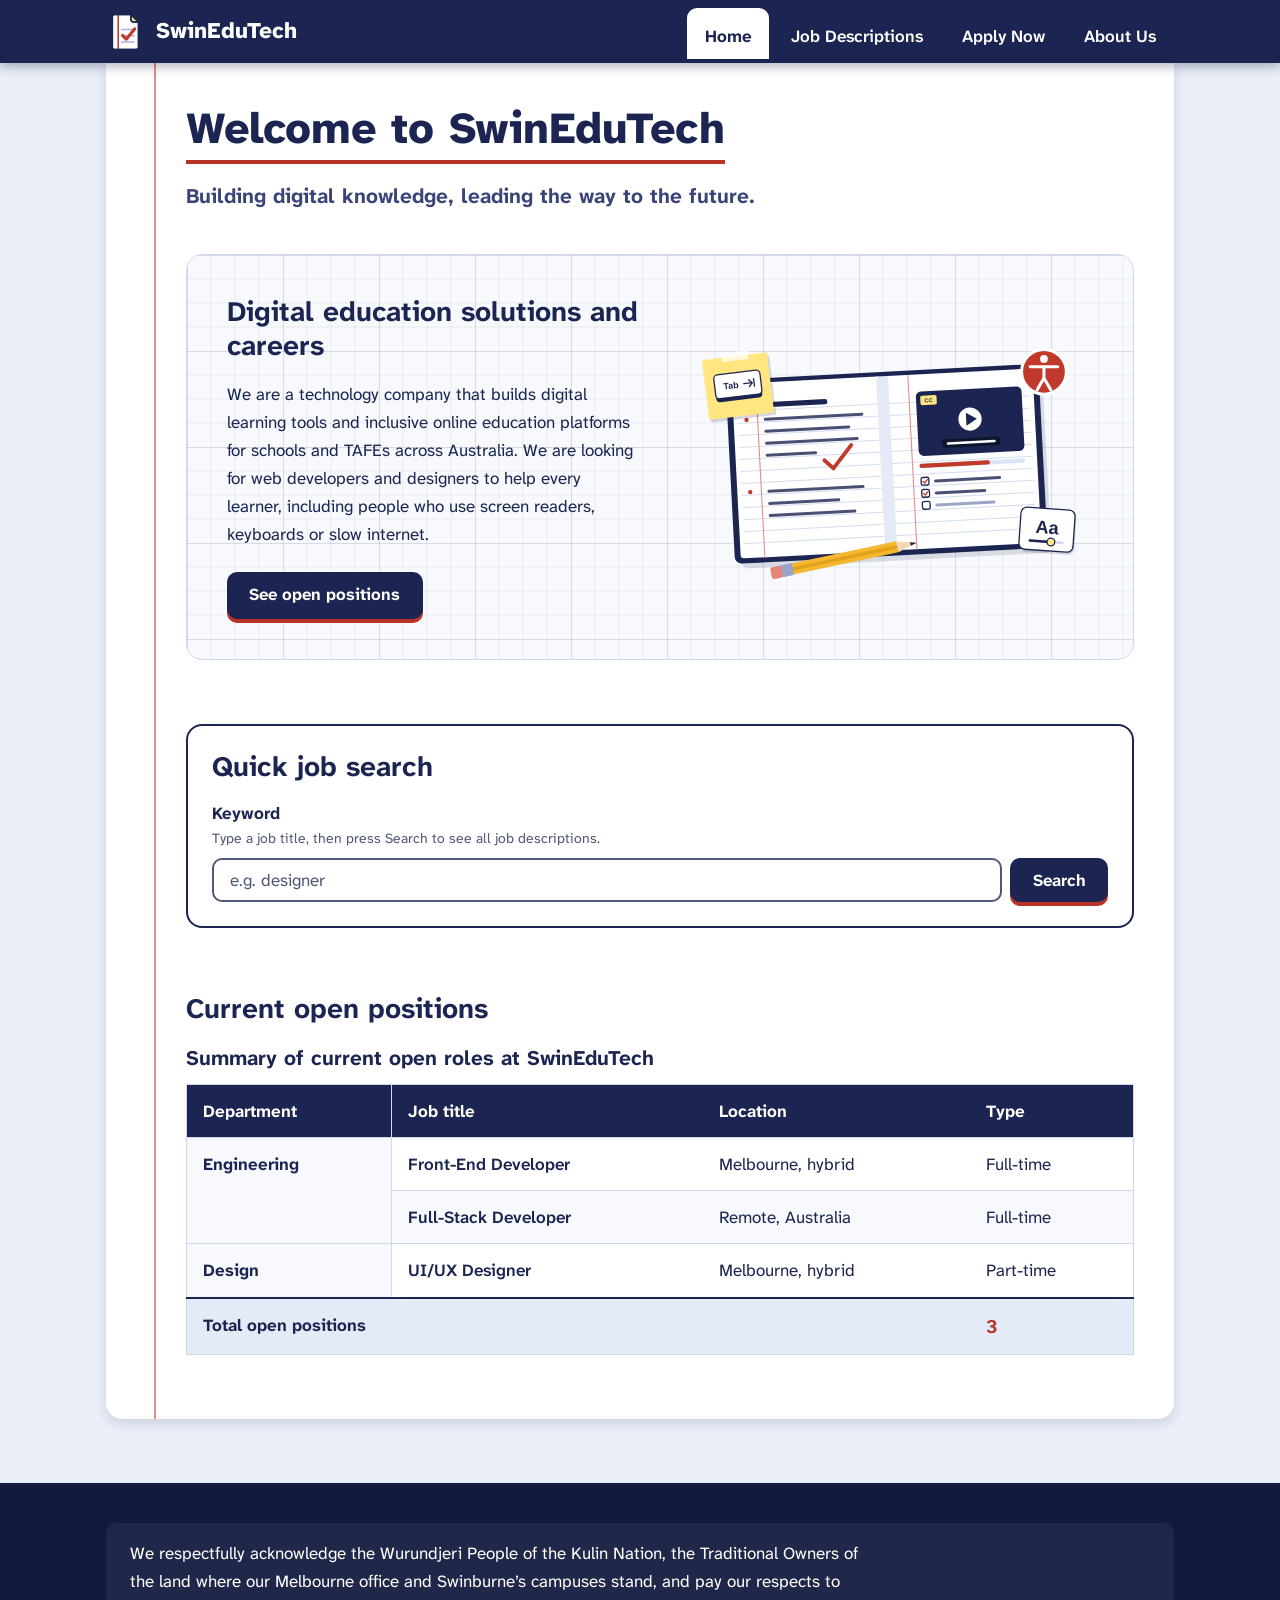
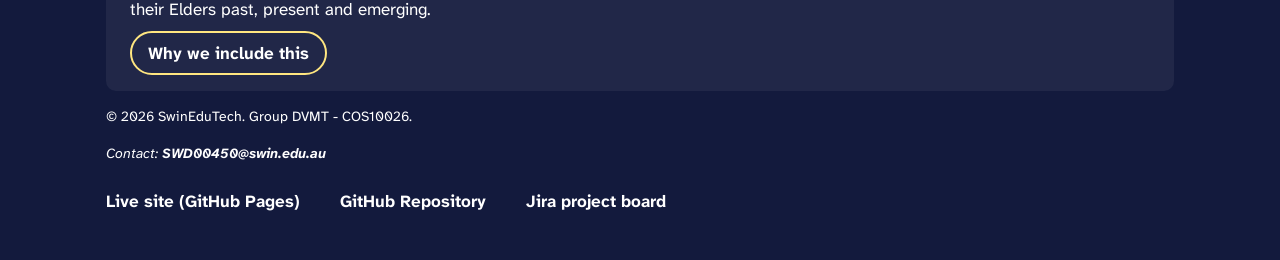
<file: index.html>
<!DOCTYPE html>
<html lang="en">
<head>
  <!-- Home page. Author: Nguyen Truong Minh Thuy (Group DVMT). References: MDN Web Docs, W3C WAI -->
  <meta charset="UTF-8">
  <meta name="viewport" content="width=device-width, initial-scale=1">
  <meta name="description" content="SwinEduTech builds digital learning tools and inclusive online education platforms. Search our open web developer and designer roles.">
  <meta name="keywords" content="SwinEduTech, EdTech, careers, web developer, designer, accessible learning">
  <meta name="author" content="Nguyen Truong Minh Thuy">
  <meta name="theme-color" content="#1c2551">
  <link rel="canonical" href="https://nguyentruongminhthuy.github.io/web_cos10026/">
  <title>SwinEduTech - Home</title>

  <!-- Favicon -->
  <link rel="icon" href="images/logo.png" type="image/png">
  <link rel="icon" href="images/logo.svg" type="image/svg+xml">
  <link rel="apple-touch-icon" href="images/apple-touch-icon.png">

  <!-- Fonts: Atkinson Hyperlegible (Braille Institute) -->
  <link rel="preconnect" href="https://fonts.googleapis.com">
  <link rel="preconnect" href="https://fonts.gstatic.com" crossorigin>
  <link href="https://fonts.googleapis.com/css2?family=Atkinson+Hyperlegible+Mono:wght@700&amp;family=Atkinson+Hyperlegible+Next:wght@400;600;700;800&amp;display=swap" rel="stylesheet">
  <link rel="stylesheet" href="styles/style.css">

  <!-- Embedded CSS -->
  <style>
    .slogan {
      margin: var(--space-md) 0 0;
      font-size: var(--text-lg);
      font-weight: 700;
      color: var(--ink-soft);
    }
  </style>
</head>
<body id="index-page">
  <a class="skip-link" href="#main-content">Skip to main content</a>

  <!-- Header section -->
  <header class="site-header">
    <div class="header-inner">
      <a href="index.html" class="brand">
        <img src="images/logo.png" alt="" width="40" height="40">
        <span translate="no">SwinEduTech</span>
      </a>
      <nav class="main-nav" aria-label="Main">
        <ul>
          <li><a href="index.html" aria-current="page">Home</a></li>
          <li><a href="jobs.html">Job Descriptions</a></li>
          <li><a href="apply.html">Apply Now</a></li>
          <li><a href="about.html">About Us</a></li>
        </ul>
      </nav>
    </div>
  </header>

  <main id="main-content">
    <h1>Welcome to SwinEduTech</h1>
    <p class="slogan">Building digital knowledge, leading the way to the future.</p>

    <!-- Company introduction -->
    <section class="welcome-hero" aria-labelledby="about-heading">
      <div>
        <h2 id="about-heading">Digital education solutions and careers</h2>
        <p>We are a technology company that builds digital learning tools and inclusive online education platforms for schools and TAFEs across Australia. We are looking for web developers and designers to help every learner, including people who use screen readers, keyboards or slow internet.</p>
        <a class="btn" href="jobs.html">See open positions</a>
      </div>
      <img src="images/hero.svg" alt="A laptop showing a SwinEduTech video lesson with captions, next to a keyboard Tab key, a text size control and an accessibility symbol" width="960" height="600">
    </section>

    <!-- Search box -->
    <section class="search-container" aria-labelledby="search-heading">
      <h2 id="search-heading">Quick job search</h2>
      <form action="jobs.html" method="get" role="search">
        <label for="keyword">Keyword</label>
        <p class="hint" id="search-hint">Type a job title, then press Search to see all job descriptions.</p>
        <div class="search-row">
          <input type="search" id="keyword" name="keyword" placeholder="e.g. designer" list="search-suggestions" aria-describedby="search-hint">
          <button type="submit" class="btn">Search</button>
        </div>
        <datalist id="search-suggestions">
          <option value="Front-End Developer"></option>
          <option value="Full-Stack Developer"></option>
          <option value="UI/UX Designer"></option>
        </datalist>
      </form>
    </section>

    <!-- Open positions table (rowspan, colspan) -->
    <section aria-labelledby="roles-heading">
      <h2 id="roles-heading">Current open positions</h2>
      <div class="table-wrap" tabindex="0" role="region" aria-label="Current open positions table">
        <table class="data-table">
          <caption>Summary of current open roles at SwinEduTech</caption>
          <thead>
            <tr>
              <th scope="col">Department</th>
              <th scope="col">Job title</th>
              <th scope="col">Location</th>
              <th scope="col">Type</th>
            </tr>
          </thead>
          <tbody>
            <tr>
              <th scope="row" rowspan="2">Engineering</th>
              <td><a href="jobs.html#fe001">Front-End Developer</a></td>
              <td>Melbourne, hybrid</td>
              <td>Full-time</td>
            </tr>
            <tr>
              <td><a href="jobs.html#fs002">Full-Stack Developer</a></td>
              <td>Remote, Australia</td>
              <td>Full-time</td>
            </tr>
            <tr>
              <th scope="row">Design</th>
              <td><a href="jobs.html#ux003">UI/UX Designer</a></td>
              <td>Melbourne, hybrid</td>
              <td>Part-time</td>
            </tr>
          </tbody>
          <tfoot>
            <tr>
              <th scope="row" colspan="3">Total open positions</th>
              <!-- Inline CSS -->
              <td style="color: #b83227; font-size: 1.2rem;">3</td>
            </tr>
          </tfoot>
        </table>
      </div>
    </section>
  </main>

  <!-- Footer section -->
  <footer class="site-footer">
    <div class="acknowledgement">
      <p>We respectfully acknowledge the Wurundjeri People of the Kulin Nation, the Traditional Owners of the land where our Melbourne office and Swinburne’s campuses stand, and pay our respects to their Elders past, present and emerging. <a href="about.html#country-heading">Why we include this</a></p>
    </div>
    <p>&copy; 2026 SwinEduTech. Group DVMT - COS10026.</p>
    <p class="contact">Contact: <a href="mailto:SWD00450@swin.edu.au">SWD00450@swin.edu.au</a></p>
    <ul>
      <li><a href="https://nguyentruongminhthuy.github.io/web_cos10026/">Live site (GitHub Pages)</a></li>
      <li><a href="https://github.com/nguyentruongminhthuy/web_cos10026">GitHub Repository</a></li>
      <li><a href="https://student-team-dvj5yzgb.atlassian.net/jira/software/projects/KAN/boards/2">Jira project board</a></li>
    </ul>
  </footer>
</body>
</html>
</file>
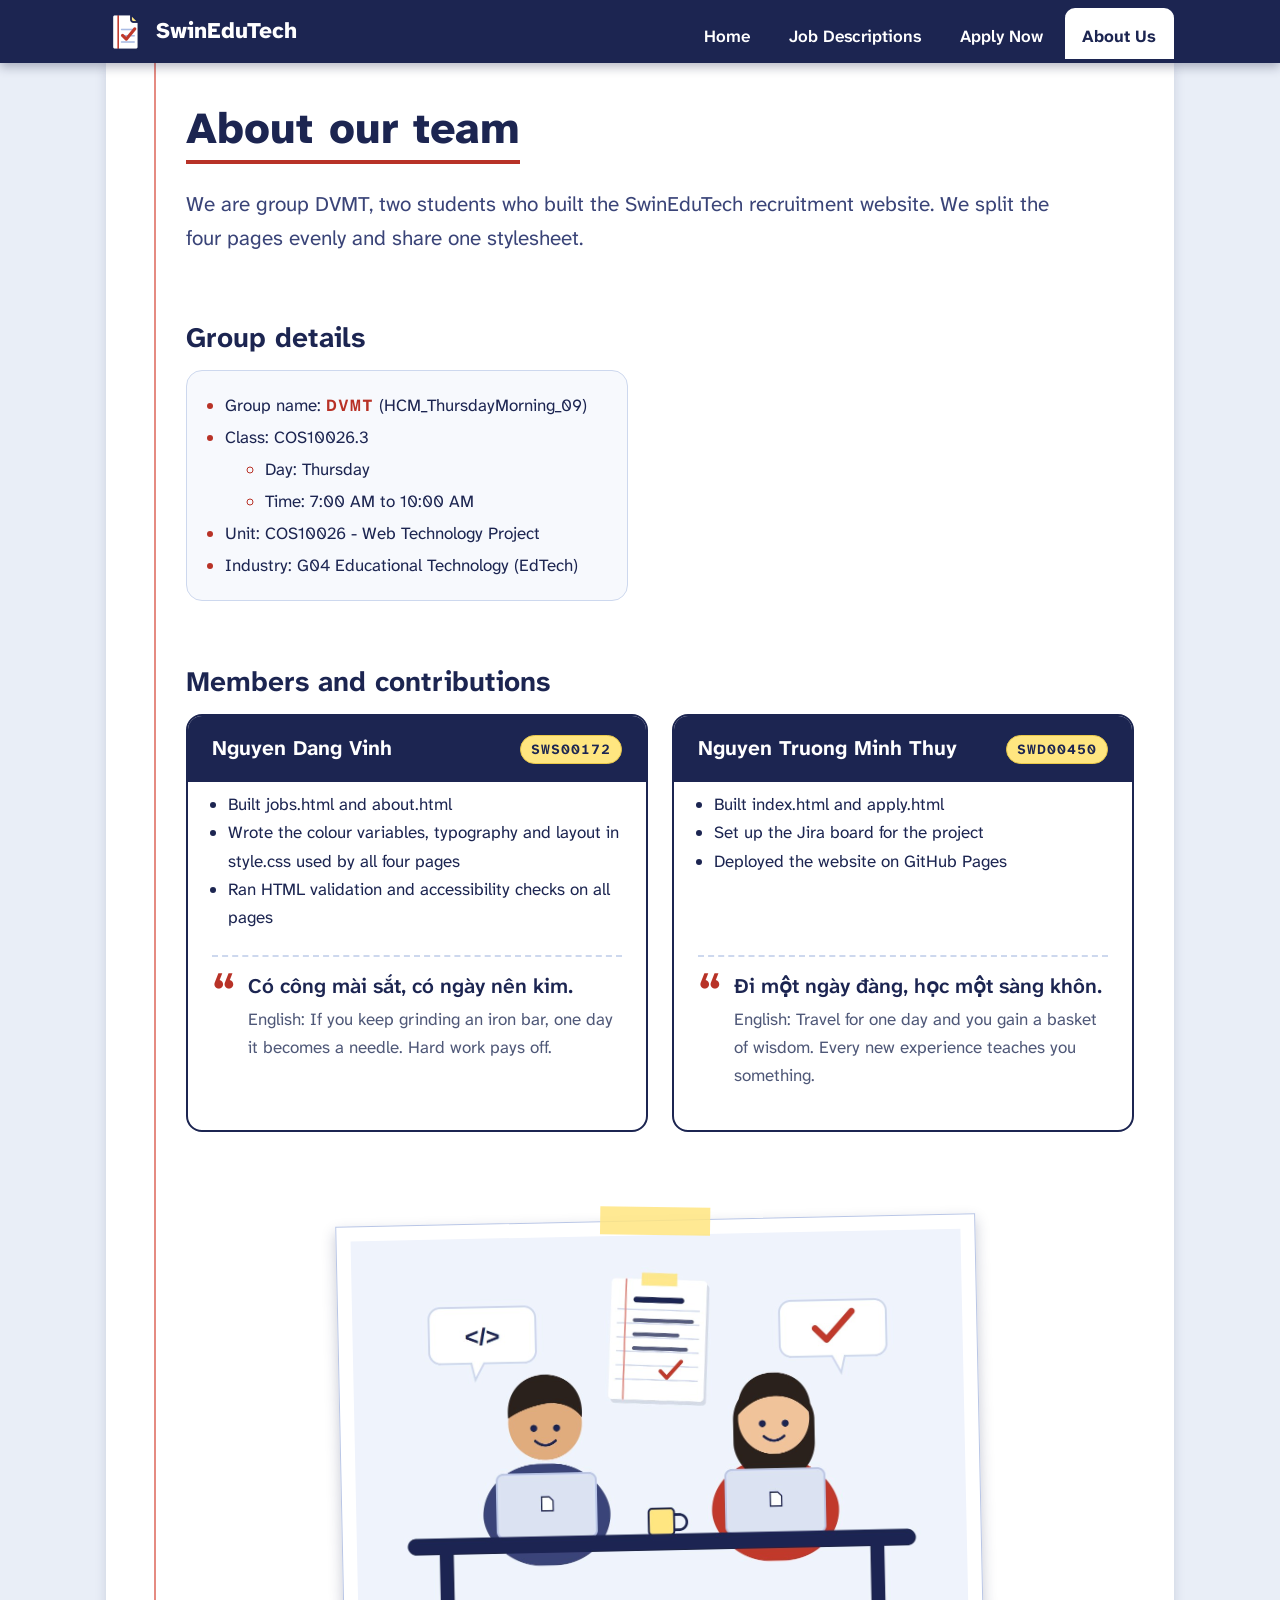
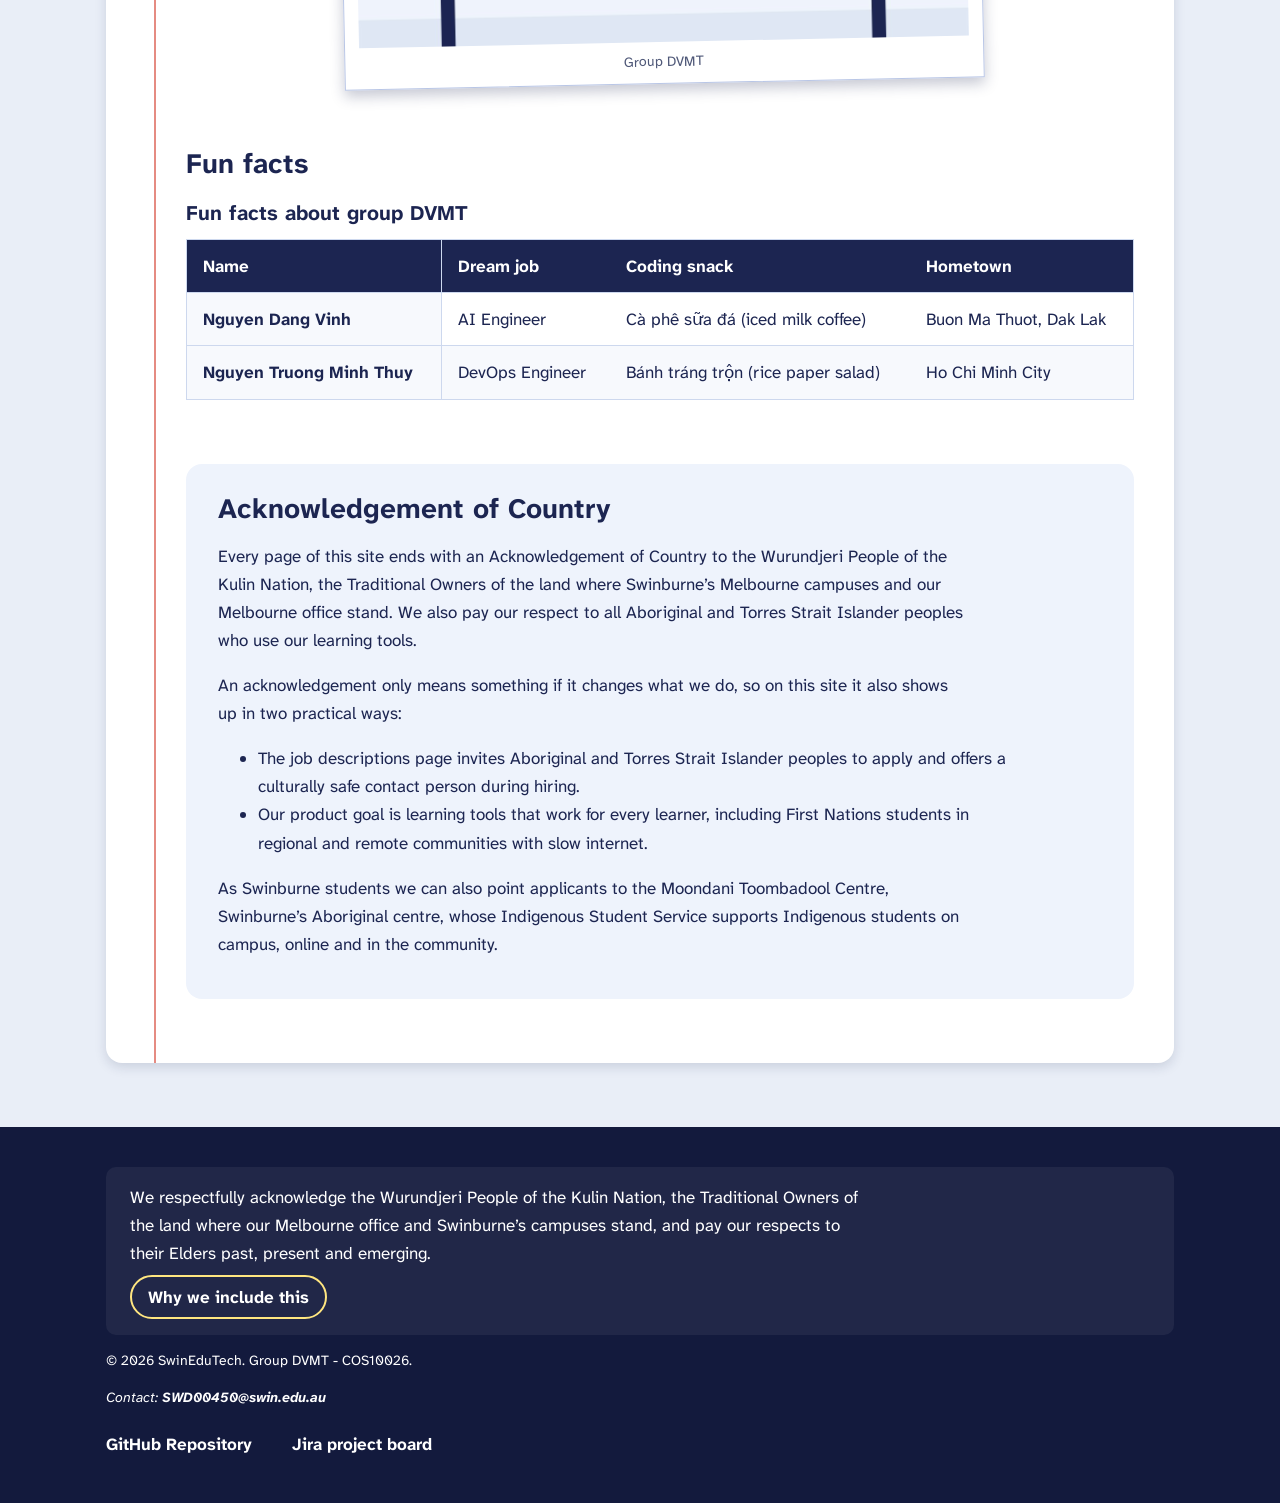
<file: about.html>
<!DOCTYPE html>
<html lang="en">
<head>
  <!-- About page. Author: Nguyen Dang Vinh (Group DVMT). References: MDN Web Docs, W3C WAI -->
  <meta charset="UTF-8">
  <meta name="viewport" content="width=device-width, initial-scale=1">
  <meta name="description" content="Meet group DVMT, the two Swinburne students who built the SwinEduTech recruitment website for COS10026 Web Technology Project.">
  <meta name="keywords" content="SwinEduTech, DVMT, about, team, COS10026, Swinburne">
  <meta name="author" content="Nguyen Dang Vinh">
  <meta name="theme-color" content="#1c2551">
  <title>SwinEduTech - About Us</title>

  <!-- Favicon -->
  <link rel="icon" href="images/logo.png" type="image/png">
  <link rel="icon" href="images/logo.svg" type="image/svg+xml">
  <link rel="apple-touch-icon" href="images/apple-touch-icon.png">

  <!-- Fonts: Atkinson Hyperlegible (Braille Institute) -->
  <link rel="preconnect" href="https://fonts.googleapis.com">
  <link rel="preconnect" href="https://fonts.gstatic.com" crossorigin>
  <link href="https://fonts.googleapis.com/css2?family=Atkinson+Hyperlegible+Mono:wght@700&amp;family=Atkinson+Hyperlegible+Next:wght@400;600;700;800&amp;display=swap" rel="stylesheet">
  <link rel="stylesheet" href="styles/style.css">

  <!-- Embedded CSS -->
  <style>
    .members dd ul {
      padding-left: var(--space-md);
      margin: var(--space-sm) 0 0;
    }
  </style>
</head>

<body id="about-page">
  <a class="skip-link" href="#main-content">Skip to main content</a>

  <!-- Header section -->
  <header class="site-header">
    <div class="header-inner">
      <a href="index.php" class="brand">
        <img src="images/logo.png" alt="" width="40" height="40">
        <span translate="no">SwinEduTech</span>
      </a>
      <nav class="main-nav" aria-label="Main">
        <ul>
          <li><a href="index.php">Home</a></li>
          <li><a href="jobs.html">Job Descriptions</a></li>
          <li><a href="apply.html">Apply Now</a></li>
          <li><a href="about.html" aria-current="page">About Us</a></li>
        </ul>
      </nav>
    </div>
  </header>

  <main id="main-content">
    <h1>About our team</h1>
    <p class="lead">We are group DVMT, two students who built the SwinEduTech recruitment website. We split the four pages evenly and share one stylesheet.</p>

    <!-- Group details (nested list) -->
    <section class="group-info" aria-labelledby="group-heading">
      <h2 id="group-heading">Group details</h2>
      <ul>
        <!-- Inline CSS -->
        <li>Group name: <strong style="color: #b83227; font-family: var(--font-mono); letter-spacing: 1px;">DVMT</strong> (HCM_ThursdayMorning_09)</li>
        <li>Class: COS10026.3
          <ul>
            <li>Day: Thursday</li>
            <li>Time: 7:00 AM to 10:00 AM</li>
          </ul>
        </li>
        <li>Unit: COS10026 - Web Technology Project</li>
        <li>Industry: G04 Educational Technology (EdTech)</li>
      </ul>
    </section>

    <section aria-labelledby="members-heading">
      <h2 id="members-heading">Members and contributions</h2>
      <!-- Members (definition list) -->
      <dl class="members">
        <div class="member">
          <dt>Nguyen Dang Vinh <span class="student-id">SWS00172</span></dt>
          <dd>
            <ul>
              <li>Built jobs.html and about.html</li>
              <li>Wrote the colour variables, typography and layout in style.css used by all four pages</li>
              <li>Ran HTML validation and accessibility checks on all pages</li>
            </ul>
          </dd>
          <dd>
            <blockquote lang="vi">
              <p>Có công mài sắt, có ngày nên kim.</p>
            </blockquote>
            <p class="translation">English: If you keep grinding an iron bar, one day it becomes a needle. Hard work pays off.</p>
          </dd>
        </div>

        <div class="member">
          <dt>Nguyen Truong Minh Thuy <span class="student-id">SWD00450</span></dt>
          <dd>
            <ul>
              <li>Built index.html and apply.html</li>
              <li>Set up the Jira board for the project</li>
              <li>Deployed the website on GitHub Pages</li>
            </ul>
          </dd>
          <dd>
            <blockquote lang="vi">
              <p>Đi một ngày đàng, học một sàng khôn.</p>
            </blockquote>
            <p class="translation">English: Travel for one day and you gain a basket of wisdom. Every new experience teaches you something.</p>
          </dd>
        </div>
      </dl>
    </section>

    <!-- Group photo -->
    <figure class="group-photo">
      <img src="images/group-photo.jpg" alt="Illustration of Nguyen Dang Vinh and Nguyen Truong Minh Thuy working on laptops at the same desk" width="640" height="431" loading="lazy">
      <figcaption>Group DVMT</figcaption>
    </figure>

    <!-- Fun facts table -->
    <section aria-labelledby="facts-heading">
      <h2 id="facts-heading">Fun facts</h2>
      <div class="table-wrap" tabindex="0" role="region" aria-label="Fun facts table">
        <table class="data-table">
          <caption>Fun facts about group DVMT</caption>
          <thead>
            <tr>
              <th scope="col">Name</th>
              <th scope="col">Dream job</th>
              <th scope="col">Coding snack</th>
              <th scope="col">Hometown</th>
            </tr>
          </thead>
          <tbody>
            <tr>
              <th scope="row">Nguyen Dang Vinh</th>
              <td>AI Engineer</td>
              <td><span lang="vi">Cà phê sữa đá</span> (iced milk coffee)</td>
              <td>Buon Ma Thuot, Dak Lak</td>
            </tr>
            <tr>
              <th scope="row">Nguyen Truong Minh Thuy</th>
              <td>DevOps Engineer</td>
              <td><span lang="vi">Bánh tráng trộn</span> (rice paper salad)</td>
              <td>Ho Chi Minh City</td>
            </tr>
          </tbody>
        </table>
      </div>
    </section>

    <!-- Acknowledgement of Country -->
    <section class="country" aria-labelledby="country-heading">
      <h2 id="country-heading">Acknowledgement of Country</h2>
      <p>Every page of this site ends with an Acknowledgement of Country to the Wurundjeri People of the Kulin Nation, the Traditional Owners of the land where Swinburne’s Melbourne campuses and our Melbourne office stand. We also pay our respect to all Aboriginal and Torres Strait Islander peoples who use our learning tools.</p>
      <p>An acknowledgement only means something if it changes what we do, so on this site it also shows up in two practical ways:</p>
      <ul>
        <li>The job descriptions page invites Aboriginal and Torres Strait Islander peoples to apply and offers a culturally safe contact person during hiring.</li>
        <li>Our product goal is learning tools that work for every learner, including First Nations students in regional and remote communities with slow internet.</li>
      </ul>
      <p>As Swinburne students we can also point applicants to the Moondani Toombadool Centre, Swinburne’s Aboriginal centre, whose Indigenous Student Service supports Indigenous students on campus, online and in the community.</p>
    </section>
  </main>

  <!-- Footer section -->
  <footer class="site-footer">
    <div class="acknowledgement">
      <p>We respectfully acknowledge the Wurundjeri People of the Kulin Nation, the Traditional Owners of the land where our Melbourne office and Swinburne’s campuses stand, and pay our respects to their Elders past, present and emerging. <a href="about.html#country-heading">Why we include this</a></p>
    </div>
    <p>&copy; 2026 SwinEduTech. Group DVMT - COS10026.</p>
    <p class="contact">Contact: <a href="mailto:SWD00450@swin.edu.au">SWD00450@swin.edu.au</a></p>
    <ul>
      <li><a href="https://github.com/NDVinh25050803/cos10026-project2">GitHub Repository</a></li>
      <li><a href="https://cos10026group9.atlassian.net/jira/software/projects/HCM/boards/5">Jira project board</a></li>
    </ul>
  </footer>
</body>
</html>
</file>
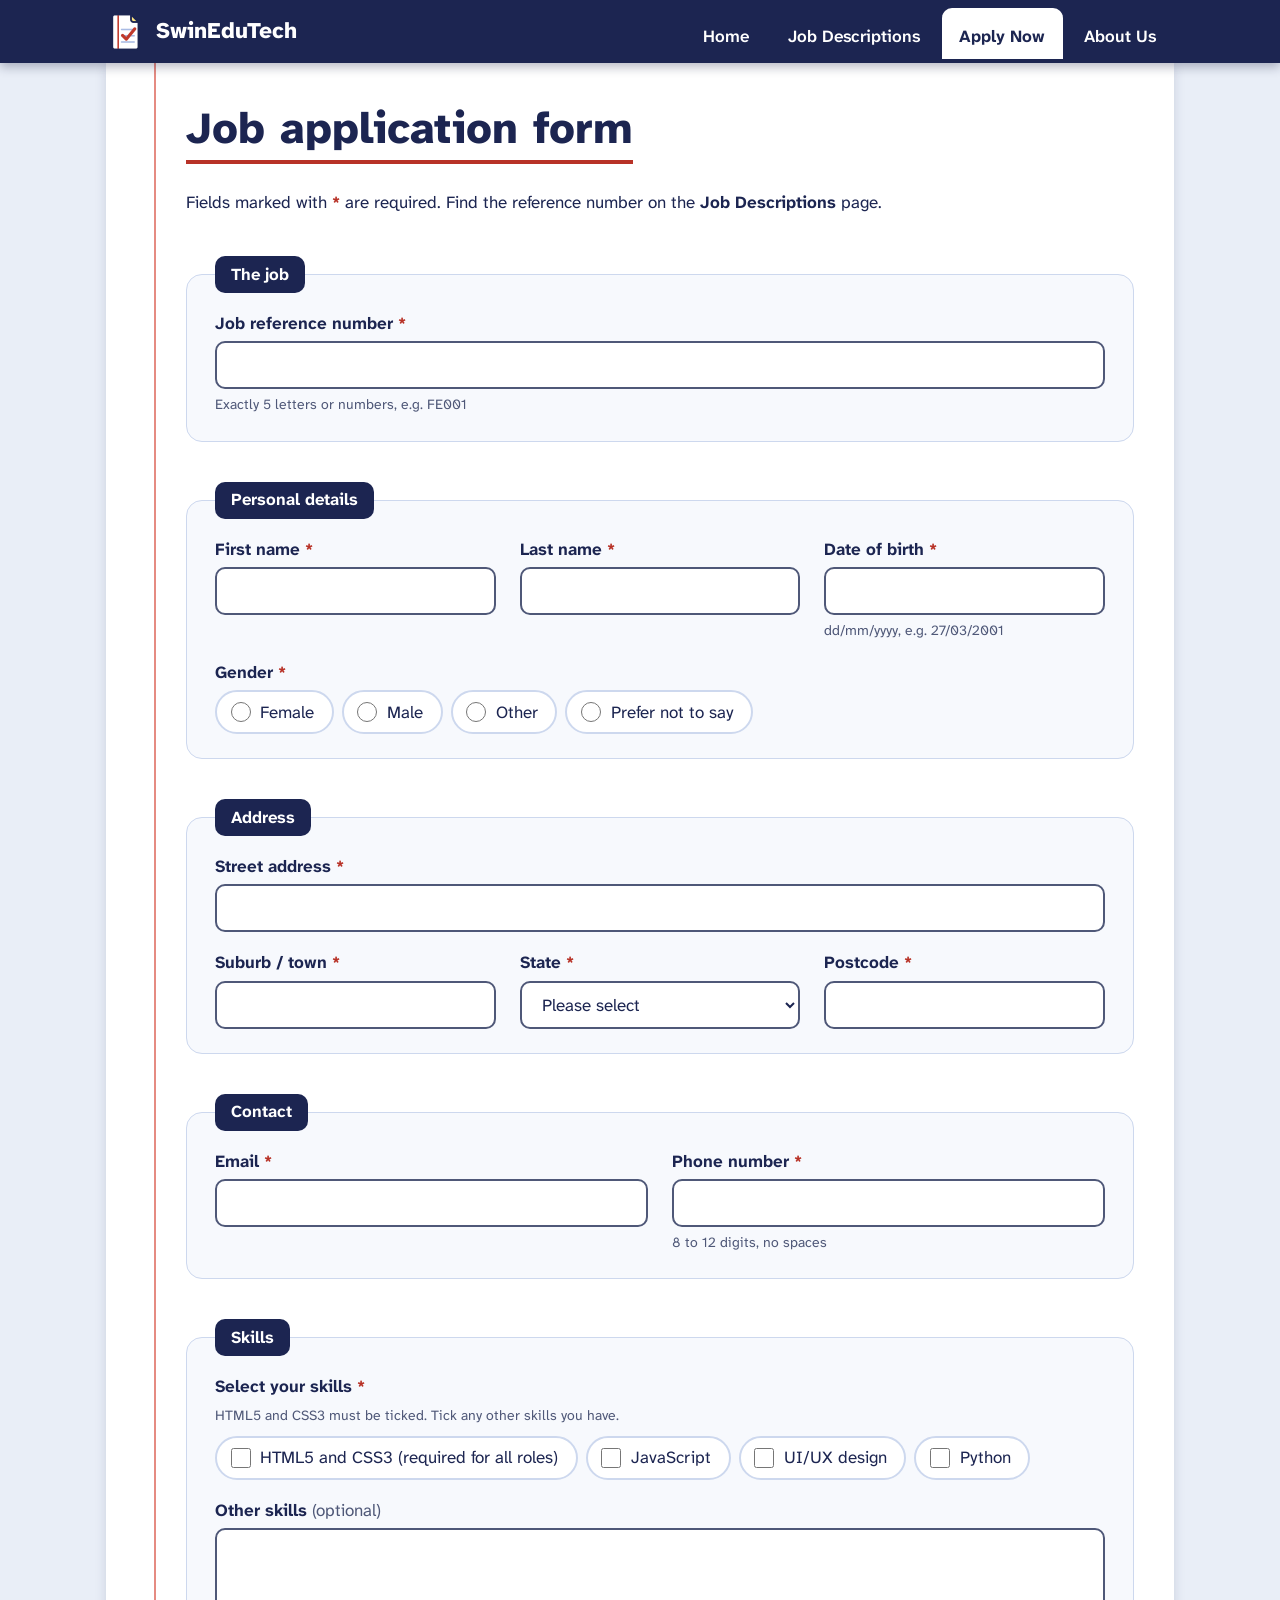
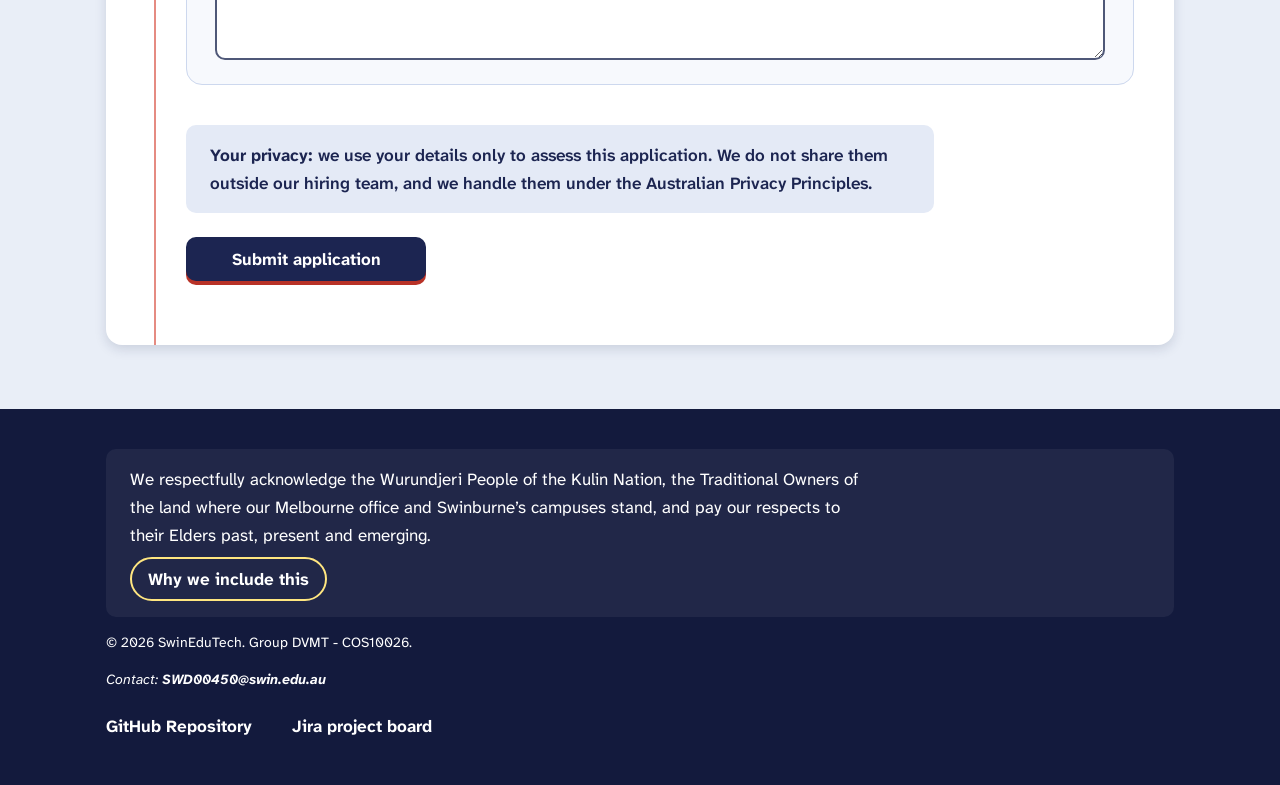
<file: apply.html>
<!DOCTYPE html>
<html lang="en">
<head>
  <!-- Application page. Author: Nguyen Truong Minh Thuy (Group DVMT). References: MDN Web Docs, W3C WAI -->
  <meta charset="UTF-8">
  <meta name="viewport" content="width=device-width, initial-scale=1">
  <meta name="description" content="Apply for a web developer or designer role at SwinEduTech. All fields are required except other skills.">
  <meta name="keywords" content="SwinEduTech, apply, job application, web developer, designer">
  <meta name="author" content="Nguyen Truong Minh Thuy">
  <meta name="theme-color" content="#1c2551">
  <title>SwinEduTech - Apply Now</title>

  <!-- Favicon -->
  <link rel="icon" href="images/logo.png" type="image/png">
  <link rel="icon" href="images/logo.svg" type="image/svg+xml">
  <link rel="apple-touch-icon" href="images/apple-touch-icon.png">

  <!-- Fonts: Atkinson Hyperlegible (Braille Institute) -->
  <link rel="preconnect" href="https://fonts.googleapis.com">
  <link rel="preconnect" href="https://fonts.gstatic.com" crossorigin>
  <link href="https://fonts.googleapis.com/css2?family=Atkinson+Hyperlegible+Mono:wght@700&amp;family=Atkinson+Hyperlegible+Next:wght@400;600;700;800&amp;display=swap" rel="stylesheet">
  <link rel="stylesheet" href="styles/style.css">

  <!-- Embedded CSS -->
  <style>
    .privacy-note {
      margin: 0 0 var(--space-lg);
      padding: var(--space-md) var(--space-lg);
      background-color: #e4eaf6;
      border-radius: var(--radius);
      color: var(--ink);
      font-weight: 600;
    }

  </style>
</head>
<body id="apply-page">
  <a class="skip-link" href="#main-content">Skip to main content</a>

  <!-- Header section -->
  <header class="site-header">
    <div class="header-inner">
      <a href="index.php" class="brand">
        <img src="images/logo.png" alt="" width="40" height="40">
        <span translate="no">SwinEduTech</span>
      </a>
      <nav class="main-nav" aria-label="Main">
        <ul>
          <li><a href="index.php">Home</a></li>
          <li><a href="jobs.html">Job Descriptions</a></li>
          <li><a href="apply.html" aria-current="page">Apply Now</a></li>
          <li><a href="about.html">About Us</a></li>
        </ul>
      </nav>
    </div>
  </header>

  <main id="main-content">
    <h1>Job application form</h1>
    <p>Fields marked with <span class="req">*</span> are required. Find the reference number on the <a href="jobs.html">Job Descriptions</a> page.</p>

    <div class="apply-form-container">
      <!-- Application form -->
      <form action="https://mercury.swin.edu.au/it000000/formtest.php" method="post">

        <fieldset>
          <legend>The job</legend>
          <div class="form-group">
            <label for="job-ref">Job reference number <span class="req" aria-hidden="true">*</span></label>
            <input type="text" id="job-ref" name="job_ref" required maxlength="5" pattern="[A-Za-z0-9]{5}" title="Exactly 5 letters or numbers, e.g. FE001" aria-describedby="ref-hint" list="job-refs">
            <p class="hint" id="ref-hint">Exactly 5 letters or numbers, e.g. FE001</p>
            <datalist id="job-refs">
              <option value="FE001">Front-End Developer</option>
              <option value="FS002">Full-Stack Developer</option>
              <option value="UX003">UI/UX Designer</option>
            </datalist>
          </div>
        </fieldset>

        <fieldset>
          <legend>Personal details</legend>
          <div class="form-group">
            <label for="first-name">First name <span class="req" aria-hidden="true">*</span></label>
            <input type="text" id="first-name" name="first_name" required maxlength="20" pattern="[A-Za-z]{1,20}" title="Letters only, up to 20" autocomplete="given-name">
          </div>
          <div class="form-group">
            <label for="last-name">Last name <span class="req" aria-hidden="true">*</span></label>
            <input type="text" id="last-name" name="last_name" required maxlength="20" pattern="[A-Za-z]{1,20}" title="Letters only, up to 20" autocomplete="family-name">
          </div>
          <div class="form-group">
            <label for="dob">Date of birth <span class="req" aria-hidden="true">*</span></label>
            <!-- Real dates only, years 1900 to 2010 -->
            <input type="text" id="dob" name="dob" required maxlength="10" pattern="((0[1-9]|1\d|2[0-8])/(0[1-9]|1[0-2])|(29|30)/(0[13-9]|1[0-2])|31/(0[13578]|1[02]))/(19\d{2}|200\d|2010)|29/02/(19(0[48]|[2468][048]|[13579][26])|200[048])" title="A real date as dd/mm/yyyy between 1900 and 2010, e.g. 27/03/2001" aria-describedby="dob-hint" autocomplete="bday">
            <p class="hint" id="dob-hint">dd/mm/yyyy, e.g. 27/03/2001</p>
          </div>
          <fieldset class="choices">
            <legend>Gender <span class="req" aria-hidden="true">*</span></legend>
            <label><input type="radio" name="gender" value="female" required> Female</label>
            <label><input type="radio" name="gender" value="male"> Male</label>
            <label><input type="radio" name="gender" value="other"> Other</label>
            <label><input type="radio" name="gender" value="not_say"> Prefer not to say</label>
          </fieldset>
        </fieldset>

        <fieldset>
          <legend>Address</legend>
          <div class="form-group wide">
            <label for="street">Street address <span class="req" aria-hidden="true">*</span></label>
            <input type="text" id="street" name="street_address" required maxlength="40" autocomplete="address-line1">
          </div>
          <div class="form-group">
            <label for="suburb">Suburb / town <span class="req" aria-hidden="true">*</span></label>
            <input type="text" id="suburb" name="suburb" required maxlength="40" autocomplete="address-level2">
          </div>
          <div class="form-group">
            <label for="state">State <span class="req" aria-hidden="true">*</span></label>
            <select id="state" name="state" required autocomplete="address-level1">
              <option value="">Please select</option>
              <option value="VIC">VIC</option>
              <option value="NSW">NSW</option>
              <option value="QLD">QLD</option>
              <option value="NT">NT</option>
              <option value="WA">WA</option>
              <option value="SA">SA</option>
              <option value="TAS">TAS</option>
              <option value="ACT">ACT</option>
            </select>
          </div>
          <div class="form-group">
            <label for="postcode">Postcode <span class="req" aria-hidden="true">*</span></label>
            <input type="text" id="postcode" name="postcode" required maxlength="4" pattern="\d{4}" title="Exactly 4 digits" inputmode="numeric" autocomplete="postal-code">
          </div>
        </fieldset>

        <fieldset>
          <legend>Contact</legend>
          <div class="form-group">
            <label for="email">Email <span class="req" aria-hidden="true">*</span></label>
            <input type="email" id="email" name="email" required autocomplete="email">
          </div>
          <div class="form-group">
            <label for="phone">Phone number <span class="req" aria-hidden="true">*</span></label>
            <input type="tel" id="phone" name="phone" required maxlength="12" pattern="\d{8,12}" title="8 to 12 digits, no spaces" aria-describedby="phone-hint" autocomplete="tel">
            <p class="hint" id="phone-hint">8 to 12 digits, no spaces</p>
          </div>
        </fieldset>

        <fieldset>
          <legend>Skills</legend>
          <fieldset class="choices" aria-describedby="skills-hint">
            <legend>Select your skills <span class="req" aria-hidden="true">*</span></legend>
            <p class="hint" id="skills-hint">HTML5 and CSS3 must be ticked. Tick any other skills you have.</p>
            <label><input type="checkbox" name="skills[]" value="html_css" required> HTML5 and CSS3 (required for all roles)</label>
            <label><input type="checkbox" name="skills[]" value="javascript"> JavaScript</label>
            <label><input type="checkbox" name="skills[]" value="ui_ux"> UI/UX design</label>
            <label><input type="checkbox" name="skills[]" value="python"> Python</label>
          </fieldset>
          <div class="form-group wide">
            <!-- Inline CSS -->
            <label for="other-skills">Other skills <span style="font-weight: 400; color: #4f5878;">(optional)</span></label>
            <textarea id="other-skills" name="other_skills" rows="4"></textarea>
          </div>
        </fieldset>

        <p class="privacy-note"><strong>Your privacy:</strong> we use your details only to assess this application. We do not share them outside our hiring team, and we handle them under the Australian Privacy Principles.</p>

        <button type="submit" class="btn">Submit application</button>
      </form>
    </div>
  </main>

  <!-- Footer section -->
  <footer class="site-footer">
    <div class="acknowledgement">
      <p>We respectfully acknowledge the Wurundjeri People of the Kulin Nation, the Traditional Owners of the land where our Melbourne office and Swinburne’s campuses stand, and pay our respects to their Elders past, present and emerging. <a href="about.html#country-heading">Why we include this</a></p>
    </div>
    <p>&copy; 2026 SwinEduTech. Group DVMT - COS10026.</p>
    <p class="contact">Contact: <a href="mailto:SWD00450@swin.edu.au">SWD00450@swin.edu.au</a></p>
    <ul>
      <li><a href="https://github.com/NDVinh25050803/cos10026-project2">GitHub Repository</a></li>
      <li><a href="https://cos10026group9.atlassian.net/jira/software/projects/HCM/boards/5">Jira project board</a></li>
    </ul>
  </footer>
</body>
</html>
</file>
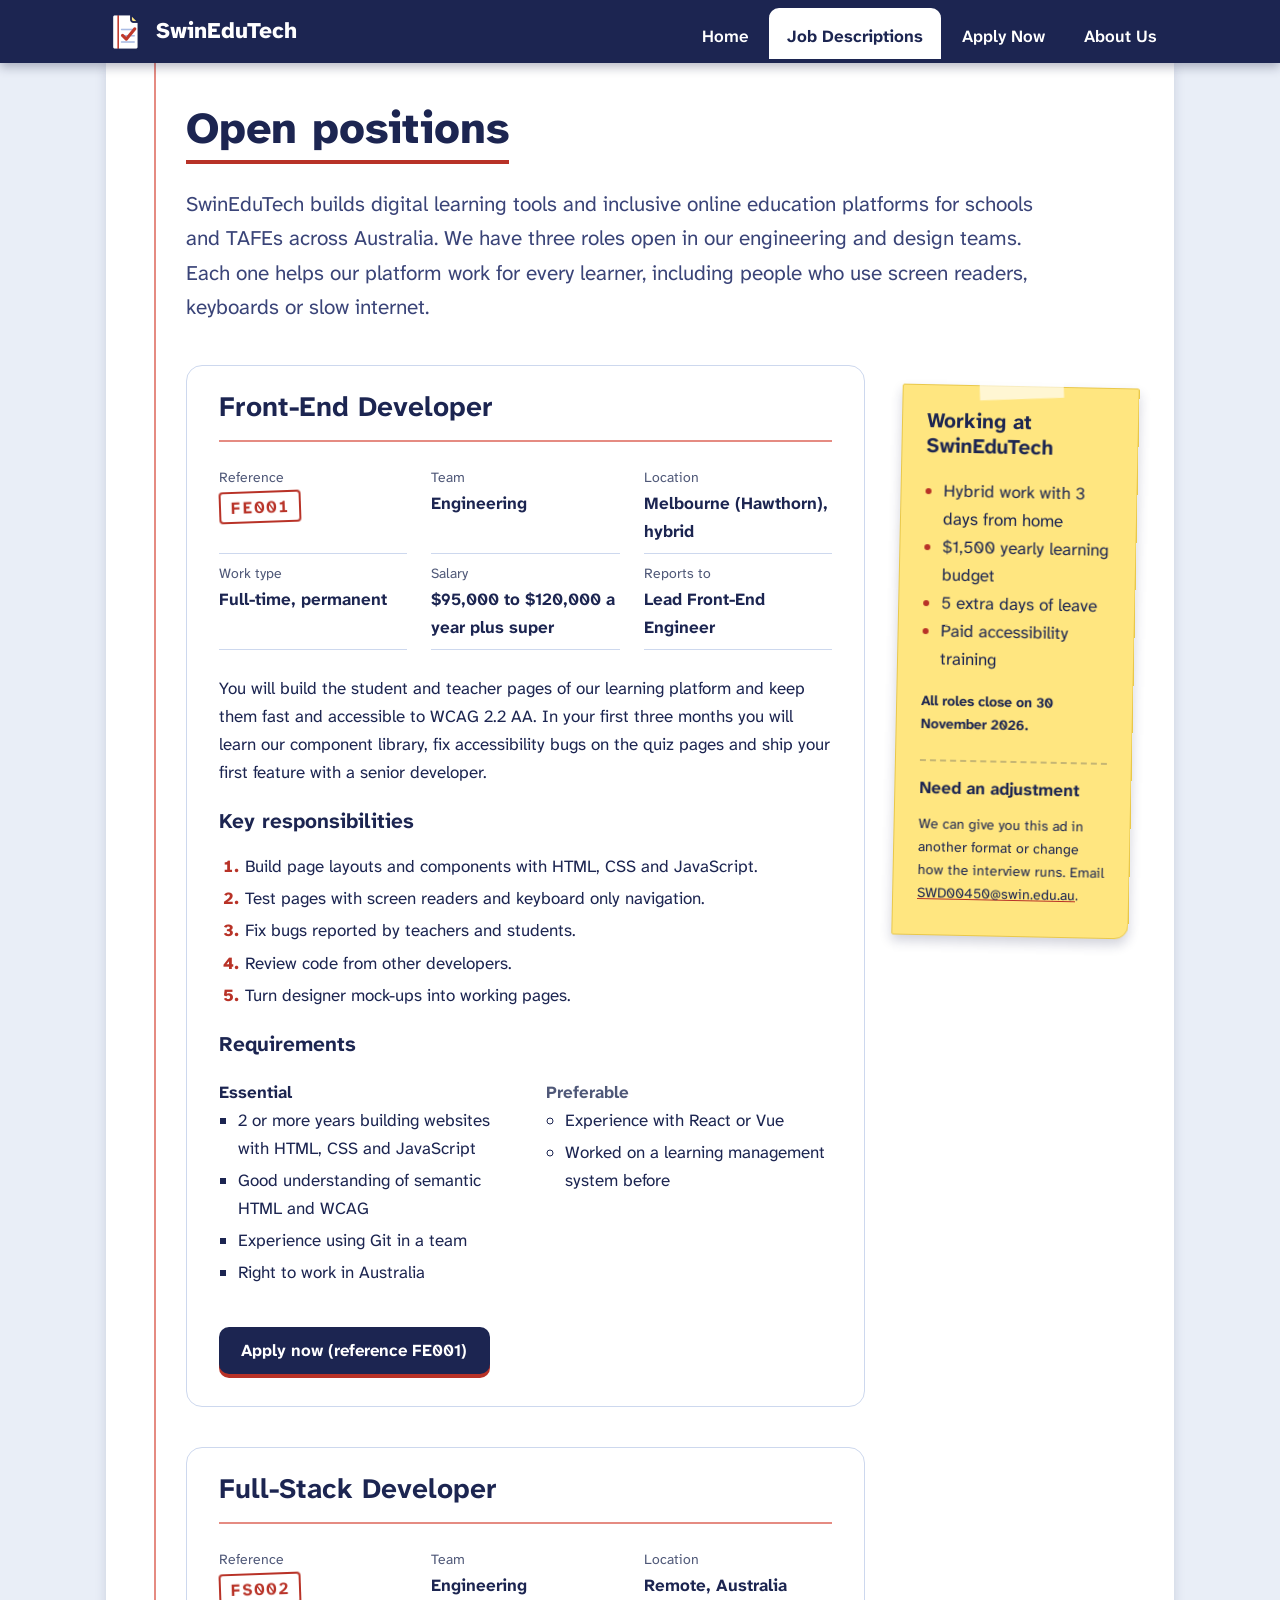
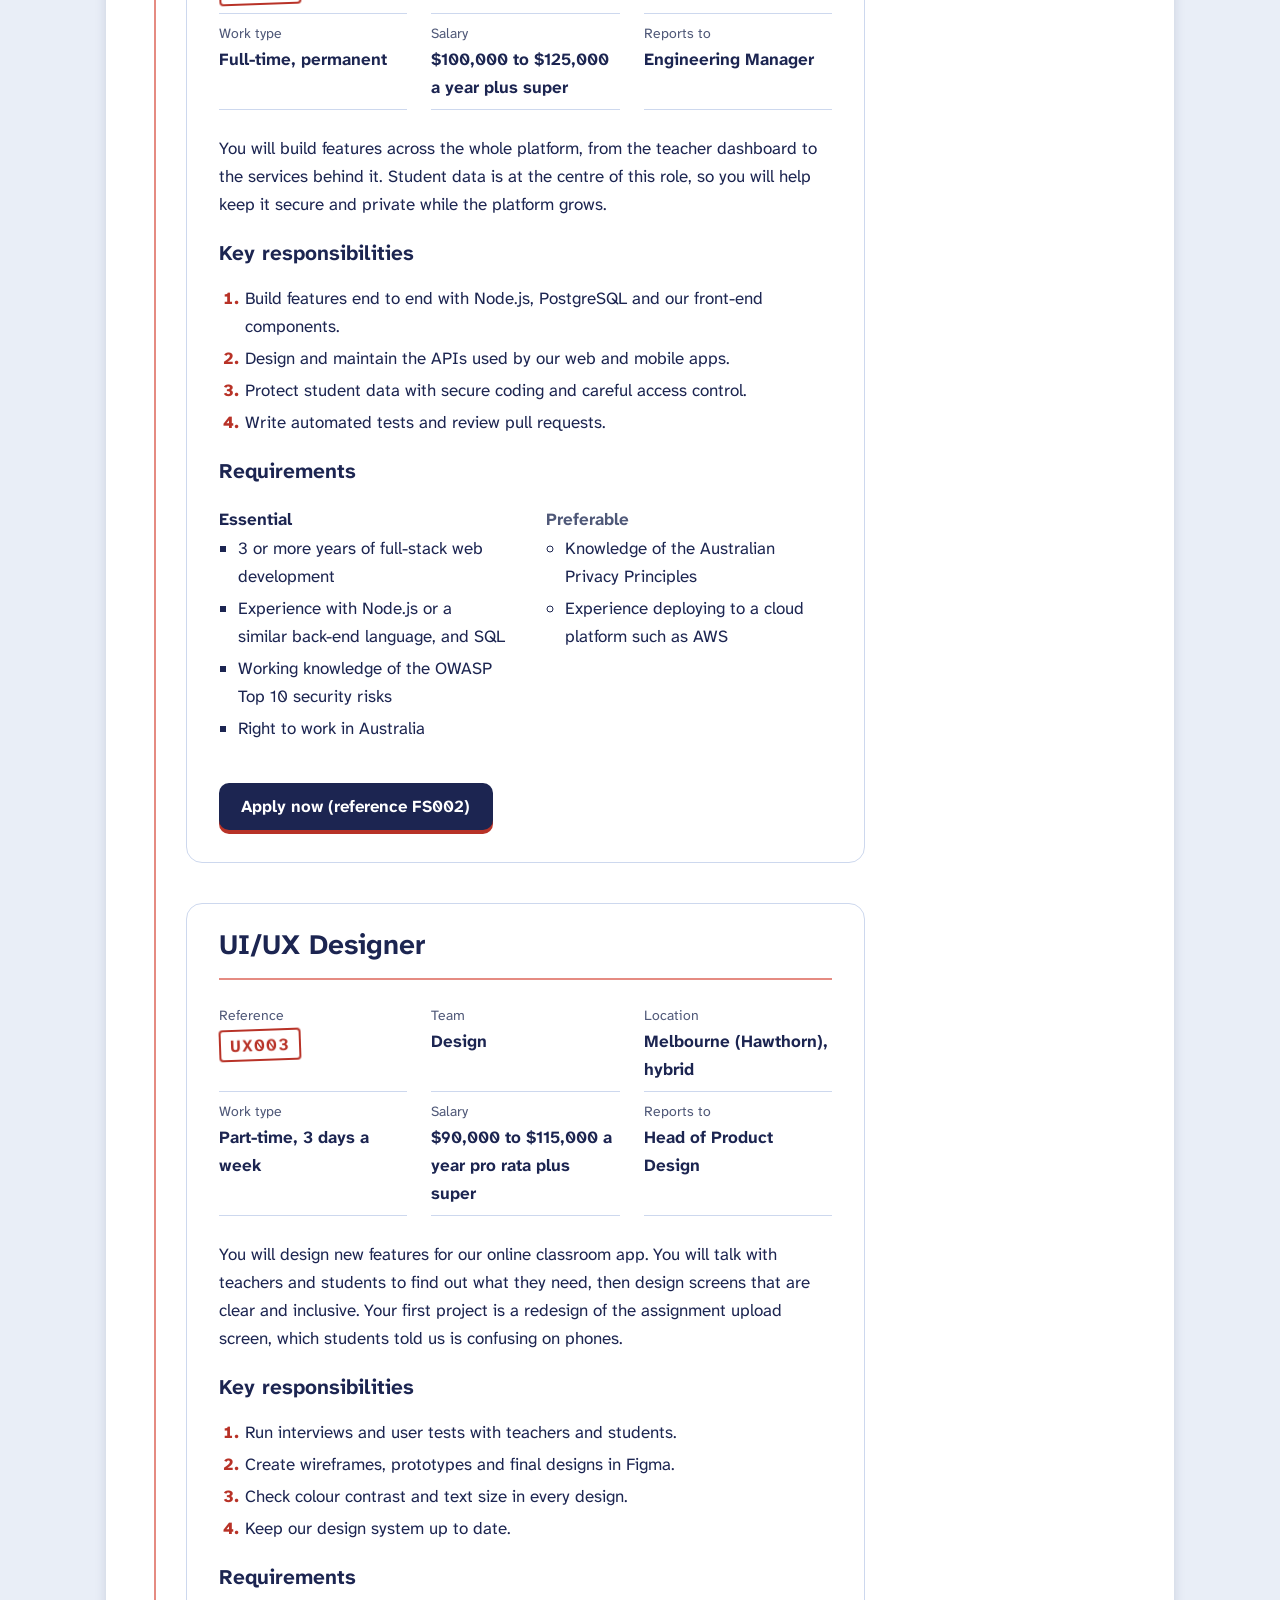
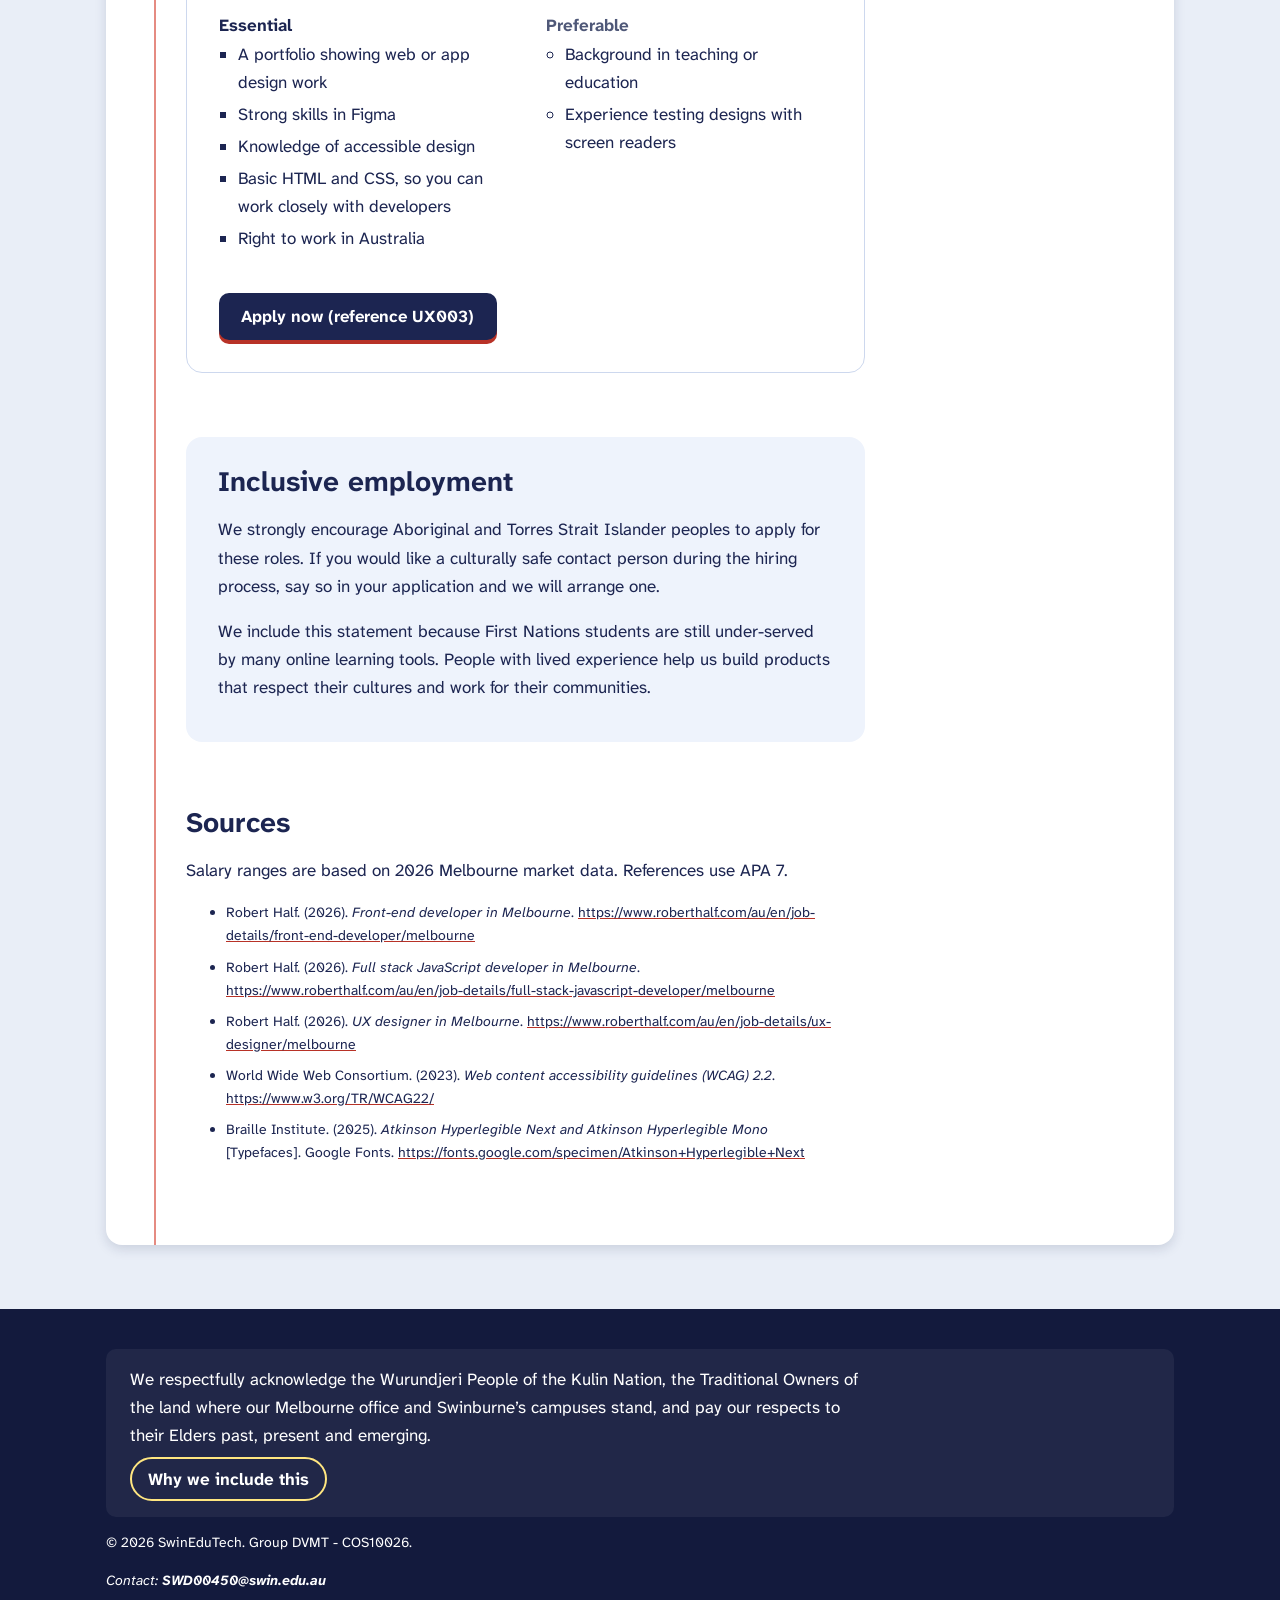
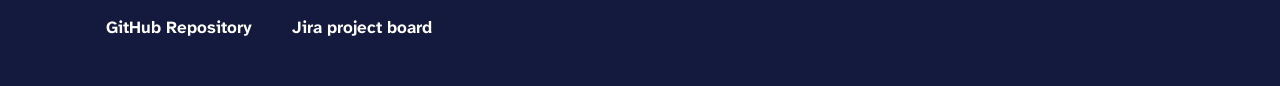
<file: jobs.html>
<!DOCTYPE html>
<html lang="en">
<head>
  <!-- Job descriptions page. Author: Nguyen Dang Vinh (Group DVMT). References: see Sources section -->
  <meta charset="UTF-8">
  <meta name="viewport" content="width=device-width, initial-scale=1">
  <meta name="description" content="Front-end developer, full-stack developer and UI/UX designer jobs at SwinEduTech, an EdTech company building accessible online learning tools.">
  <meta name="keywords" content="SwinEduTech, jobs, front-end developer, full-stack developer, UI/UX designer, EdTech, accessibility, Melbourne">
  <meta name="author" content="Nguyen Dang Vinh">
  <meta name="theme-color" content="#1c2551">
  <title>SwinEduTech - Job Descriptions</title>

  <!-- Favicon -->
  <link rel="icon" href="images/logo.png" type="image/png">
  <link rel="icon" href="images/logo.svg" type="image/svg+xml">
  <link rel="apple-touch-icon" href="images/apple-touch-icon.png">

  <!-- Fonts: Atkinson Hyperlegible (Braille Institute) -->
  <link rel="preconnect" href="https://fonts.googleapis.com">
  <link rel="preconnect" href="https://fonts.gstatic.com" crossorigin>
  <link href="https://fonts.googleapis.com/css2?family=Atkinson+Hyperlegible+Mono:wght@700&amp;family=Atkinson+Hyperlegible+Next:wght@400;600;700;800&amp;display=swap" rel="stylesheet">
  <link rel="stylesheet" href="styles/style.css">

  <!-- Embedded CSS -->
  <style>
    .job-meta .ref-no {
      display: inline-block;
      margin-top: 2px;
      padding: 0 0.55rem;
      border: 2px solid var(--red);
      border-radius: 4px;
      color: var(--red);
      font-family: var(--font-mono);
      letter-spacing: 1px;
      transform: rotate(-2deg);
    }
  </style>
</head>

<body id="jobs-page">
  <a class="skip-link" href="#main-content">Skip to main content</a>

  <!-- Header section -->
  <header class="site-header">
    <div class="header-inner">
      <a href="index.php" class="brand">
        <img src="images/logo.png" alt="" width="40" height="40">
        <span translate="no">SwinEduTech</span>
      </a>
      <nav class="main-nav" aria-label="Main">
        <ul>
          <li><a href="index.php">Home</a></li>
          <li><a href="jobs.html" aria-current="page">Job Descriptions</a></li>
          <li><a href="apply.html">Apply Now</a></li>
          <li><a href="about.html">About Us</a></li>
        </ul>
      </nav>
    </div>
  </header>

  <main id="main-content">
    <h1>Open positions</h1>
    <p class="lead">SwinEduTech builds digital learning tools and inclusive online education platforms for schools and TAFEs across Australia. We have three roles open in our engineering and design teams. Each one helps our platform work for every learner, including people who use screen readers, keyboards or slow internet.</p>

    <!-- Aside -->
    <aside aria-labelledby="perks-heading">
      <h2 id="perks-heading">Working at SwinEduTech</h2>
      <ul>
        <li>Hybrid work with 3 days from home</li>
        <li>$1,500 yearly learning budget</li>
        <li>5 extra days of leave</li>
        <li>Paid accessibility training</li>
      </ul>
      <!-- Inline CSS -->
      <p style="font-weight: 700;">All roles close on <time datetime="2026-11-30">30 November 2026</time>.</p>
      <h3>Need an adjustment</h3>
      <p>We can give you this ad in another format or change how the interview runs. Email <a href="mailto:SWD00450@swin.edu.au">SWD00450@swin.edu.au</a>.</p>
    </aside>

    <!-- Job 1: Front-End Developer -->
    <section class="job" id="fe001" aria-labelledby="job1-title">
      <h2 id="job1-title">Front-End Developer</h2>
      <dl class="job-meta">
        <div>
          <dt>Reference</dt>
          <dd class="ref-no">FE001</dd>
        </div>
        <div>
          <dt>Team</dt>
          <dd>Engineering</dd>
        </div>
        <div>
          <dt>Location</dt>
          <dd>Melbourne (Hawthorn), hybrid</dd>
        </div>
        <div>
          <dt>Work type</dt>
          <dd>Full-time, permanent</dd>
        </div>
        <div>
          <dt>Salary</dt>
          <dd>$95,000 to $120,000 a year plus super</dd>
        </div>
        <div>
          <dt>Reports to</dt>
          <dd>Lead Front-End Engineer</dd>
        </div>
      </dl>
      <p>You will build the student and teacher pages of our learning platform and keep them fast and accessible to WCAG 2.2 AA. In your first three months you will learn our component library, fix accessibility bugs on the quiz pages and ship your first feature with a senior developer.</p>

      <section>
        <h3>Key responsibilities</h3>
        <ol>
          <li>Build page layouts and components with HTML, CSS and JavaScript.</li>
          <li>Test pages with screen readers and keyboard only navigation.</li>
          <li>Fix bugs reported by teachers and students.</li>
          <li>Review code from other developers.</li>
          <li>Turn designer mock-ups into working pages.</li>
        </ol>
      </section>

      <section>
        <h3>Requirements</h3>
        <div class="req-cols">
          <div>
            <h4>Essential</h4>
            <ul>
              <li>2 or more years building websites with HTML, CSS and JavaScript</li>
              <li>Good understanding of semantic HTML and WCAG</li>
              <li>Experience using Git in a team</li>
              <li>Right to work in Australia</li>
            </ul>
          </div>
          <div>
            <h4>Preferable</h4>
            <ul>
              <li>Experience with React or Vue</li>
              <li>Worked on a learning management system before</li>
            </ul>
          </div>
        </div>
      </section>

      <a class="btn" href="apply.html">Apply now (reference FE001)</a>
    </section>

    <!-- Job 2: Full-Stack Developer -->
    <section class="job" id="fs002" aria-labelledby="job2-title">
      <h2 id="job2-title">Full-Stack Developer</h2>
      <dl class="job-meta">
        <div>
          <dt>Reference</dt>
          <dd class="ref-no">FS002</dd>
        </div>
        <div>
          <dt>Team</dt>
          <dd>Engineering</dd>
        </div>
        <div>
          <dt>Location</dt>
          <dd>Remote, Australia</dd>
        </div>
        <div>
          <dt>Work type</dt>
          <dd>Full-time, permanent</dd>
        </div>
        <div>
          <dt>Salary</dt>
          <dd>$100,000 to $125,000 a year plus super</dd>
        </div>
        <div>
          <dt>Reports to</dt>
          <dd>Engineering Manager</dd>
        </div>
      </dl>
      <p>You will build features across the whole platform, from the teacher dashboard to the services behind it. Student data is at the centre of this role, so you will help keep it secure and private while the platform grows.</p>

      <section>
        <h3>Key responsibilities</h3>
        <ol>
          <li>Build features end to end with Node.js, PostgreSQL and our front-end components.</li>
          <li>Design and maintain the APIs used by our web and mobile apps.</li>
          <li>Protect student data with secure coding and careful access control.</li>
          <li>Write automated tests and review pull requests.</li>
        </ol>
      </section>

      <section>
        <h3>Requirements</h3>
        <div class="req-cols">
          <div>
            <h4>Essential</h4>
            <ul>
              <li>3 or more years of full-stack web development</li>
              <li>Experience with Node.js or a similar back-end language, and SQL</li>
              <li>Working knowledge of the OWASP Top 10 security risks</li>
              <li>Right to work in Australia</li>
            </ul>
          </div>
          <div>
            <h4>Preferable</h4>
            <ul>
              <li>Knowledge of the Australian Privacy Principles</li>
              <li>Experience deploying to a cloud platform such as AWS</li>
            </ul>
          </div>
        </div>
      </section>

      <a class="btn" href="apply.html">Apply now (reference FS002)</a>
    </section>

    <!-- Job 3: UI/UX Designer -->
    <section class="job" id="ux003" aria-labelledby="job3-title">
      <h2 id="job3-title">UI/UX Designer</h2>
      <dl class="job-meta">
        <div>
          <dt>Reference</dt>
          <dd class="ref-no">UX003</dd>
        </div>
        <div>
          <dt>Team</dt>
          <dd>Design</dd>
        </div>
        <div>
          <dt>Location</dt>
          <dd>Melbourne (Hawthorn), hybrid</dd>
        </div>
        <div>
          <dt>Work type</dt>
          <dd>Part-time, 3 days a week</dd>
        </div>
        <div>
          <dt>Salary</dt>
          <dd>$90,000 to $115,000 a year pro rata plus super</dd>
        </div>
        <div>
          <dt>Reports to</dt>
          <dd>Head of Product Design</dd>
        </div>
      </dl>
      <p>You will design new features for our online classroom app. You will talk with teachers and students to find out what they need, then design screens that are clear and inclusive. Your first project is a redesign of the assignment upload screen, which students told us is confusing on phones.</p>

      <section>
        <h3>Key responsibilities</h3>
        <ol>
          <li>Run interviews and user tests with teachers and students.</li>
          <li>Create wireframes, prototypes and final designs in Figma.</li>
          <li>Check colour contrast and text size in every design.</li>
          <li>Keep our design system up to date.</li>
        </ol>
      </section>

      <section>
        <h3>Requirements</h3>
        <div class="req-cols">
          <div>
            <h4>Essential</h4>
            <ul>
              <li>A portfolio showing web or app design work</li>
              <li>Strong skills in Figma</li>
              <li>Knowledge of accessible design</li>
              <li>Basic HTML and CSS, so you can work closely with developers</li>
              <li>Right to work in Australia</li>
            </ul>
          </div>
          <div>
            <h4>Preferable</h4>
            <ul>
              <li>Background in teaching or education</li>
              <li>Experience testing designs with screen readers</li>
            </ul>
          </div>
        </div>
      </section>

      <a class="btn" href="apply.html">Apply now (reference UX003)</a>
    </section>

    <!-- Inclusive employment -->
    <section class="inclusion" aria-labelledby="inclusion-heading">
      <h2 id="inclusion-heading">Inclusive employment</h2>
      <p>We strongly encourage Aboriginal and Torres Strait Islander peoples to apply for these roles. If you would like a culturally safe contact person during the hiring process, say so in your application and we will arrange one.</p>
      <p>We include this statement because First Nations students are still under-served by many online learning tools. People with lived experience help us build products that respect their cultures and work for their communities.</p>
    </section>

    <!-- Sources -->
    <section class="sources" aria-labelledby="sources-heading">
      <h2 id="sources-heading">Sources</h2>
      <p>Salary ranges are based on 2026 Melbourne market data. References use APA 7.</p>
      <ul>
        <li>Robert Half. (2026). <cite>Front-end developer in Melbourne</cite>. <a href="https://www.roberthalf.com/au/en/job-details/front-end-developer/melbourne">https://www.roberthalf.com/au/en/job-details/front-end-developer/melbourne</a></li>
        <li>Robert Half. (2026). <cite>Full stack JavaScript developer in Melbourne</cite>. <a href="https://www.roberthalf.com/au/en/job-details/full-stack-javascript-developer/melbourne">https://www.roberthalf.com/au/en/job-details/full-stack-javascript-developer/melbourne</a></li>
        <li>Robert Half. (2026). <cite>UX designer in Melbourne</cite>. <a href="https://www.roberthalf.com/au/en/job-details/ux-designer/melbourne">https://www.roberthalf.com/au/en/job-details/ux-designer/melbourne</a></li>
        <li>World Wide Web Consortium. (2023). <cite>Web content accessibility guidelines (WCAG) 2.2</cite>. <a href="https://www.w3.org/TR/WCAG22/">https://www.w3.org/TR/WCAG22/</a></li>
        <li>Braille Institute. (2025). <cite>Atkinson Hyperlegible Next and Atkinson Hyperlegible Mono</cite> [Typefaces]. Google Fonts. <a href="https://fonts.google.com/specimen/Atkinson+Hyperlegible+Next">https://fonts.google.com/specimen/Atkinson+Hyperlegible+Next</a></li>
      </ul>
    </section>
  </main>

  <!-- Footer section -->
  <footer class="site-footer">
    <div class="acknowledgement">
      <p>We respectfully acknowledge the Wurundjeri People of the Kulin Nation, the Traditional Owners of the land where our Melbourne office and Swinburne’s campuses stand, and pay our respects to their Elders past, present and emerging. <a href="about.html#country-heading">Why we include this</a></p>
    </div>
    <p>&copy; 2026 SwinEduTech. Group DVMT - COS10026.</p>
    <p class="contact">Contact: <a href="mailto:SWD00450@swin.edu.au">SWD00450@swin.edu.au</a></p>
    <ul>
      <li><a href="https://github.com/NDVinh25050803/cos10026-project2">GitHub Repository</a></li>
      <li><a href="https://cos10026group9.atlassian.net/jira/software/projects/HCM/boards/5">Jira project board</a></li>
    </ul>
  </footer>
</body>
</html>
</file>
<file: styles/style.css>
/* SwinEduTech stylesheet
   References: W3C WAI Tutorials */

/* Variables */
:root {
  --ink: #1c2551;
  --ink-soft: #3a4478;
  --ink-muted: #4f5878;
  --ink-dark: #131a3d;
  --red: #b83227;
  --red-line: #e58b82;
  --rule: #cdd8ee;
  --paper: #ffffff;
  --paper-tint: #f7f9fd;
  --desk: #e9eef7;
  --sticky: #ffe680;
  --sticky-edge: #e9c84a;

  --font-main: "Atkinson Hyperlegible Next", "Segoe UI", Arial, sans-serif;
  --font-mono: "Atkinson Hyperlegible Mono", Consolas, "Courier New", monospace;

  --text-sm: 0.875rem;
  --text-base: 1.0625rem;
  --text-lg: 1.3rem;
  --text-xl: 1.75rem;
  --text-xxl: 2.75rem;

  --space-xs: 0.25rem;
  --space-sm: 0.5rem;
  --space-md: 1rem;
  --space-lg: 1.5rem;
  --space-xl: 2.5rem;
  --space-xxl: 4rem;

  --max-width: 1100px;
  --page-width: 1068px;
  --radius: 10px;
  --radius-lg: 16px;
}

/* Base */
* {
  box-sizing: border-box;
}

body {
  margin: 0;
  background-color: var(--desk);
  color: var(--ink);
  font-family: var(--font-main);
  font-size: var(--text-base);
  line-height: 1.65;
}

html {
  scroll-padding-top: 7.5rem;
}

img {
  display: block;
  max-width: 100%;
  height: auto;
}

/* Typography */
h1,
h2,
h3,
h4 {
  line-height: 1.2;
}

h1 {
  display: inline-block;
  margin: 0;
  padding-bottom: var(--space-xs);
  border-bottom: 4px solid var(--red);
  font-size: var(--text-xxl);
  font-weight: 800;
}

h1 + p,
h1 + section {
  margin-top: var(--space-lg);
}

h2 {
  font-size: var(--text-xl);
  font-weight: 700;
  margin: var(--space-xxl) 0 var(--space-md);
}

h3 {
  font-size: var(--text-lg);
  font-weight: 700;
  margin: var(--space-lg) 0 var(--space-sm);
}

h4 {
  font-size: var(--text-base);
  font-weight: 700;
  margin: var(--space-md) 0 var(--space-xs);
}

p,
li,
dd {
  max-width: 68ch;
}

.lead {
  font-size: var(--text-lg);
  color: var(--ink-soft);
}

a {
  color: var(--ink);
  text-decoration-color: var(--red);
}

a:hover {
  color: var(--red);
}

.hint {
  margin: 0;
  font-size: var(--text-sm);
  color: var(--ink-muted);
}

.req {
  color: var(--red);
  font-weight: 800;
}

/* Header and navigation */
.site-header {
  position: sticky;
  top: 0;
  z-index: 50;
  background-color: var(--ink);
  color: #ffffff;
  box-shadow: 0 4px 10px rgba(19, 26, 61, 0.3);
}

.header-inner {
  max-width: var(--max-width);
  margin: 0 auto;
  padding: var(--space-sm) var(--space-md) 0;
  display: flex;
  flex-wrap: wrap;
  align-items: flex-end;
  justify-content: space-between;
  gap: 0 var(--space-lg);
}

.brand {
  display: flex;
  align-items: center;
  gap: 0.65rem;
  min-height: 44px;
  margin-bottom: 0.6rem;
  color: #ffffff;
  font-size: 1.4rem;
  font-weight: 800;
  text-decoration: none;
}

.brand:hover {
  color: var(--sticky);
}

.main-nav ul {
  list-style: none;
  margin: 0;
  padding: 0;
  display: flex;
  flex-wrap: wrap;
  gap: var(--space-xs);
}

.main-nav a {
  display: block;
  min-height: 44px;
  padding: 0.6rem 1.1rem;
  border-top: 4px solid transparent;
  border-bottom: 4px solid transparent;
  border-radius: var(--radius) var(--radius) 0 0;
  color: #ffffff;
  font-weight: 600;
  text-decoration: none;
}

.main-nav a:not([aria-current]):hover {
  background-color: rgba(255, 255, 255, 0.12);
}

.main-nav a[aria-current="page"] {
  background-color: var(--paper);
  border-top-color: var(--paper);
  border-bottom-color: var(--ink);
  color: var(--ink);
  font-weight: 700;
}

/* Main content */
main {
  position: relative;
  max-width: var(--page-width);
  margin: 0 auto var(--space-xxl);
  padding: var(--space-xl) var(--space-xl) var(--space-xxl) 5rem;
  background-color: var(--paper);
  border-radius: 0 0 var(--radius-lg) var(--radius-lg);
  box-shadow: 0 4px 12px rgba(28, 37, 81, 0.15);
}

main::before {
  content: "";
  position: absolute;
  top: 0;
  bottom: 0;
  left: 3rem;
  width: 2px;
  background-color: var(--red-line);
}

/* Footer */
.site-footer {
  background-color: var(--ink-dark);
  color: #ffffff;
  padding: var(--space-xl) var(--space-md) var(--space-lg);
}

.site-footer > * {
  max-width: var(--page-width);
  margin-left: auto;
  margin-right: auto;
}

.site-footer p {
  font-size: var(--text-sm);
}

.site-footer .contact {
  font-style: italic;
}

.site-footer ul {
  list-style: none;
  padding: 0;
  display: flex;
  flex-wrap: wrap;
  gap: var(--space-xs) var(--space-xl);
}

.site-footer a {
  color: #ffffff;
  font-weight: 700;
  text-decoration: none;
}

.site-footer a:hover {
  color: var(--sticky);
}

.site-footer li a {
  display: inline-block;
  padding: var(--space-xs) 0;
}

/* Acknowledgement of Country */
.acknowledgement {
  padding: var(--space-md) var(--space-lg);
  border-radius: var(--radius);
  background-color: rgba(255, 255, 255, 0.06);
}

.site-footer .acknowledgement p {
  margin: 0;
  font-size: var(--text-base);
}

.acknowledgement a {
  display: flex;
  align-items: center;
  width: fit-content;
  min-height: 44px;
  margin-top: var(--space-sm);
  padding: 0 var(--space-md);
  border: 2px solid var(--sticky);
  border-radius: 999px;
}

.acknowledgement a:hover {
  background-color: var(--sticky);
  color: var(--ink-dark);
}

/* Buttons */
.btn {
  display: inline-block;
  min-height: 44px;
  margin-top: var(--space-lg);
  padding: 0.6rem 1.4rem;
  background-color: var(--ink);
  color: #ffffff;
  border: 0;
  border-radius: var(--radius);
  box-shadow: 0 4px 0 var(--red);
  font-family: inherit;
  font-size: 1.05rem;
  font-weight: 700;
  text-decoration: none;
  transition: background-color 0.15s;
}

.btn:hover {
  background-color: #263170;
  color: #ffffff;
}

.btn:active {
  transform: translateY(3px);
  box-shadow: 0 1px 0 var(--red);
}

button.btn {
  margin-top: 0;
  cursor: pointer;
}

/* Tables (hex colours, hover) */
.table-wrap {
  overflow-x: auto;
}

.data-table {
  width: 100%;
  min-width: 520px;
  border: 1px solid #cdd8ee;
  border-collapse: collapse;
  background-color: #ffffff;
}

.data-table caption {
  padding-bottom: var(--space-sm);
  text-align: left;
  font-size: var(--text-lg);
  font-weight: 700;
}

.data-table th,
.data-table td {
  padding: 0.75rem var(--space-md);
  border-bottom: 1px solid #cdd8ee;
  text-align: left;
  vertical-align: top;
}

.data-table thead th {
  background-color: #1c2551;
  color: #ffffff;
}

.data-table thead th:first-child,
.data-table tbody th[scope="row"] {
  border-right: 1px solid #cdd8ee;
}

.data-table tbody th,
.data-table tbody tr:nth-child(even) td {
  background-color: #f7f9fd;
}

#about-page .data-table tbody tr:hover td,
#about-page .data-table tbody tr:hover th {
  background-color: #fff3b0;
}

.data-table a {
  margin: 0 -4px;
  padding: 2px 4px;
  border-radius: 4px;
  font-weight: 600;
  text-decoration: none;
}

.data-table a:hover,
.data-table a:focus-visible {
  background-color: #fff3b0;
  color: #1c2551;
}

.data-table tfoot th,
.data-table tfoot td {
  background-color: #e4eaf6;
  border-top: 2px solid #1c2551;
  font-weight: 700;
}

/* Home page: background graphic */
.welcome-hero {
  display: grid;
  grid-template-columns: repeat(auto-fit, minmax(18rem, 1fr));
  gap: var(--space-lg) var(--space-xl);
  align-items: center;
  margin: var(--space-xl) 0 var(--space-xxl);
  padding: var(--space-xl);
  background-color: var(--paper-tint);
  background-image: url("images/pattern.svg");
  background-size: 96px 96px;
  border: 1px solid var(--rule);
  border-radius: var(--radius-lg);
}

.welcome-hero h2,
.search-container h2 {
  margin-top: 0;
}

.welcome-hero p {
  margin-bottom: 0;
}

.search-container {
  margin-bottom: var(--space-xl);
  padding: var(--space-lg);
  border: 2px solid var(--ink);
  border-radius: var(--radius-lg);
}

.search-container label {
  font-weight: 700;
}

.search-container .hint {
  margin-bottom: var(--space-sm);
}

.search-row {
  display: flex;
  flex-wrap: wrap;
  gap: var(--space-sm);
}

.search-row input,
.search-filters select {
  flex: 1 1 16rem;
  min-height: 44px;
  padding: 0 var(--space-md);
  border: 2px solid var(--ink-muted);
  border-radius: var(--radius);
  font: inherit;
}

.search-row input:hover,
.search-filters select:hover {
  border-color: var(--ink);
}

/* Search filters: Search button ends the row, or fills its own row when it wraps */
.search-filters {
  display: flex;
  flex-wrap: wrap;
  gap: var(--space-sm) var(--space-md);
  align-items: flex-end;
  margin-top: var(--space-md);
}

.search-filters > * {
  flex: 1 1 10rem;
}

.search-filters select {
  width: 100%;
  background-color: var(--paper);
  color: var(--ink);
}

.search-row input::placeholder {
  color: var(--ink-muted);
}

/* Jobs page: aside floated right, 25% width */
#jobs-page aside {
  position: sticky;
  top: 5rem;
  float: right;
  width: 25%;
  margin: var(--space-xl) 0 var(--space-lg) var(--space-lg);
  padding: var(--space-lg) var(--space-lg) var(--space-md);
  background-color: var(--sticky);
  border: 1px solid var(--sticky-edge);
  border-radius: 2px 2px 14px 2px;
  box-shadow: 0 6px 12px rgba(28, 37, 81, 0.2);
  transform: rotate(1.2deg);
}

#jobs-page aside::before {
  content: "";
  position: absolute;
  top: -12px;
  left: 50%;
  width: 84px;
  height: 24px;
  margin-left: -42px;
  background-color: rgba(255, 255, 255, 0.65);
  transform: rotate(-3deg);
}

/* Short screens: aside scrolls inside */
@media (min-width: 901px) and (max-height: 760px) {
  #jobs-page aside {
    max-height: calc(100vh - 6rem);
    overflow-y: auto;
  }

  #jobs-page aside::before {
    top: 0;
  }
}

#jobs-page aside h2 {
  margin: 0 0 var(--space-sm);
  font-size: var(--text-lg);
}

#jobs-page aside h3 {
  margin-top: var(--space-lg);
  padding-top: var(--space-md);
  border-top: 2px dashed rgba(28, 37, 81, 0.25);
  font-size: var(--text-base);
}

#jobs-page aside ul {
  padding-left: 1.1rem;
}

#jobs-page aside li::marker {
  color: var(--red);
}

#jobs-page aside p {
  font-size: var(--text-sm);
}

#jobs-page main > section {
  margin-right: calc(25% + 2rem);
}

/* Job card */
.job {
  margin-top: var(--space-xl);
  padding: 0 2rem 2rem;
  border: 1px solid var(--rule);
  border-radius: var(--radius-lg);
}

.job > h2 {
  margin: 0 0 var(--space-md);
  padding: var(--space-lg) 0 var(--space-md);
  border-bottom: 2px solid var(--red-line);
}

.job-meta {
  display: grid;
  grid-template-columns: repeat(auto-fit, minmax(10rem, 1fr));
  gap: 0 var(--space-lg);
  margin: 0 0 var(--space-lg);
}

.job-meta > div {
  padding: var(--space-sm) 0;
  border-bottom: 1px solid var(--rule);
}

.job-meta dt {
  font-size: var(--text-sm);
  color: var(--ink-muted);
}

.job-meta dd {
  margin: 0;
  font-weight: 700;
}

.job ol {
  padding-left: 1.6rem;
}

.job ol li::marker {
  color: var(--red);
  font-weight: 800;
}

.job li {
  margin-bottom: var(--space-xs);
}

.req-cols {
  display: grid;
  grid-template-columns: repeat(auto-fit, minmax(14rem, 1fr));
  gap: 0 var(--space-xl);
}

.req-cols ul {
  margin-top: 0;
  padding-left: 1.2rem;
}

.req-cols > div:first-child ul {
  list-style-type: square;
}

.req-cols > div:last-child ul {
  list-style-type: circle;
}

.req-cols > div:last-child h4 {
  color: var(--ink-muted);
}

/* Inclusion statement and Acknowledgement section */
.inclusion,
.country {
  margin-top: var(--space-xxl);
  padding: var(--space-xs) 2rem var(--space-lg);
  background-color: #eef3fc;
  border-radius: var(--radius-lg);
}

.inclusion h2,
.country h2 {
  margin-top: var(--space-lg);
}

.sources li {
  margin-bottom: var(--space-sm);
  font-size: var(--text-sm);
  overflow-wrap: break-word;
}

/* Apply page */
#apply-page main > p a {
  font-weight: 700;
  text-decoration: none;
}

.apply-form-container {
  margin-top: var(--space-xl);
}

/* Form layout: Grid */
.apply-form-container form > fieldset {
  display: grid;
  grid-template-columns: repeat(auto-fit, minmax(15rem, 1fr));
  gap: var(--space-md) var(--space-lg);
  min-width: 0;
  margin: 0 0 var(--space-xl);
  padding: var(--space-md) 1.75rem var(--space-lg);
  background-color: var(--paper-tint);
  border: 1px solid var(--rule);
  border-radius: var(--radius-lg);
}

.apply-form-container form > fieldset > legend {
  padding: 0.3rem 1rem;
  background-color: var(--ink);
  color: #ffffff;
  border-radius: var(--radius);
  font-size: 1.05rem;
  font-weight: 700;
}

.form-group {
  display: grid;
  gap: var(--space-xs);
  align-content: start;
}

.form-group label {
  font-weight: 700;
}

.wide {
  grid-column: 1 / -1;
}

.form-group input,
.form-group select,
.form-group textarea {
  width: 100%;
  min-height: 3rem;
  padding: var(--space-sm) var(--space-md);
  border: 2px solid var(--ink-muted);
  border-radius: var(--radius);
  background-color: #ffffff;
  color: var(--ink);
  font: inherit;
}

.form-group input:hover,
.form-group select:hover,
.form-group textarea:hover {
  border-color: var(--ink);
}

.form-group textarea {
  min-height: 7.5rem;
  resize: vertical;
}

/* Radio and checkbox chips */
.apply-form-container .choices {
  display: flex;
  flex-wrap: wrap;
  gap: var(--space-sm);
  grid-column: 1 / -1;
  min-width: 0;
  margin: 0;
  padding: 0;
  border: 0;
}

.choices legend {
  padding: 0 0 var(--space-xs);
  font-weight: 700;
}

.choices .hint {
  flex-basis: 100%;
}

.choices label {
  display: flex;
  align-items: center;
  gap: 0.6rem;
  min-height: 44px;
  padding: 0 1.1rem 0 0.85rem;
  background-color: #ffffff;
  border: 2px solid var(--rule);
  border-radius: 999px;
  cursor: pointer;
}

.choices label:hover {
  border-color: var(--ink);
}

.choices input {
  width: 1.25rem;
  height: 1.25rem;
  margin: 0;
  accent-color: var(--ink);
}

.apply-form-container form > button {
  min-width: 15rem;
}

/* About page (hex colours) */
.group-info > ul {
  display: inline-block;
  margin: 0;
  padding: var(--space-md) var(--space-xl) var(--space-md) 2.4rem;
  background-color: #f7f9fd;
  border: 1px solid #cdd8ee;
  border-radius: var(--radius-lg);
}

.group-info li {
  margin: var(--space-xs) 0;
}

.group-info li::marker {
  color: #b83227;
}

/* Member cards */
.members {
  display: grid;
  grid-template-columns: repeat(auto-fit, minmax(18rem, 1fr));
  gap: 0 var(--space-lg);
  margin: 0;
}

/* Subgrid: name, contributions and quote line up across cards */
.member {
  display: grid;
  grid-row: span 3;
  grid-template-rows: subgrid;
  margin-bottom: var(--space-lg);
  overflow: hidden;
  background-color: #ffffff;
  border: 2px solid #1c2551;
  border-radius: var(--radius-lg);
  transition: transform 0.2s, box-shadow 0.2s;
}

.member:hover {
  transform: translateY(-3px);
  box-shadow: 0 8px 0 #b83227;
}

.members dt {
  display: flex;
  flex-wrap: wrap;
  align-items: center;
  justify-content: space-between;
  gap: var(--space-sm);
  padding: var(--space-md) var(--space-lg);
  background-color: #1c2551;
  color: #ffffff;
  font-size: var(--text-lg);
  font-weight: 700;
}

.members dd {
  margin: 0;
  padding: 0 var(--space-lg);
}

.members dd:last-of-type {
  padding-bottom: var(--space-lg);
}

/* Student ID */
.student-id {
  padding: 2px 10px;
  background-color: #ffe680;
  color: #1c2551;
  border: 1px solid #e9c84a;
  border-radius: 999px;
  font-family: var(--font-mono);
  font-size: var(--text-sm);
  font-weight: 700;
  letter-spacing: 1px;
}

.members blockquote {
  position: relative;
  margin: var(--space-lg) 0 var(--space-xs);
  padding: var(--space-md) 0 0 2.25rem;
  border-top: 2px dashed #cdd8ee;
  font-size: var(--text-lg);
  font-weight: 600;
  line-height: 1.35;
}

.members blockquote::before {
  content: "\201C";
  position: absolute;
  left: 0;
  top: 0.55rem;
  font-size: 3.25rem;
  line-height: 1;
  color: #b83227;
}

.members blockquote p {
  margin: 0;
}

.translation {
  margin-top: var(--space-xs);
  padding-left: 2.25rem;
  color: #4f5878;
}

/* Bordered group photo */
.group-photo {
  position: relative;
  max-width: 640px;
  margin: var(--space-xxl) auto var(--space-xl);
  padding: 14px 14px 10px;
  background-color: #ffffff;
  border: 1px solid #b9c6e6;
  box-shadow: 0 6px 14px rgba(28, 37, 81, 0.25);
  transform: rotate(-1.2deg);
}

.group-photo::before {
  content: "";
  position: absolute;
  top: -14px;
  left: 50%;
  width: 110px;
  height: 28px;
  margin-left: -55px;
  background-color: rgba(255, 230, 128, 0.85);
  transform: rotate(2deg);
}

.group-photo figcaption {
  padding-top: var(--space-sm);
  text-align: center;
  font-size: var(--text-sm);
  color: #4f5878;
}

/* Accessibility */
.skip-link {
  position: absolute;
  top: -100px;
  left: var(--space-md);
  z-index: 100;
  padding: var(--space-sm) var(--space-md);
  background-color: var(--sticky);
  color: var(--ink);
  font-weight: 700;
}

.skip-link:focus {
  top: 0;
}

a:focus-visible,
button:focus-visible,
.table-wrap:focus-visible {
  outline: 3px solid var(--red);
  outline-offset: 2px;
}

/* Form fields */
input:focus-visible,
select:focus-visible,
textarea:focus-visible {
  outline: 3px solid var(--ink);
  outline-offset: -2px;
}

.site-header a:focus-visible,
.site-footer a:focus-visible {
  outline-color: var(--sticky);
}

/* Reduced motion */
@media (prefers-reduced-motion: reduce) {
  * {
    transition: none !important;
  }

  .member:hover,
  .btn:active {
    transform: none;
  }
}

/* Responsive: tablet */
@media (max-width: 900px) {
  h1 {
    font-size: 2.25rem;
  }

  h2 {
    font-size: 1.5rem;
  }

  #jobs-page aside {
    position: relative;
    top: 0;
    float: none;
    width: auto;
    margin: var(--space-xl) var(--space-sm) var(--space-lg);
    transform: rotate(0.6deg);
  }

  #jobs-page main > section {
    margin-right: 0;
  }
}

/* Responsive: small tablet */
@media (max-width: 640px) {
  html {
    scroll-padding-top: 0;
  }

  .site-header {
    position: static;
    box-shadow: none;
  }

  main {
    margin-bottom: 0;
    padding: var(--space-lg) var(--space-md) var(--space-xl) 1.6rem;
    border-radius: 0;
  }

  main::before {
    left: 0.75rem;
  }

  .welcome-hero,
  .search-container {
    padding: var(--space-lg);
  }

  .job {
    padding: 0 var(--space-md) var(--space-lg);
  }

  .inclusion,
  .country {
    padding: var(--space-xs) var(--space-md) var(--space-md);
  }

  .group-info > ul {
    display: block;
    padding-right: var(--space-md);
  }

  .group-photo {
    transform: none;
  }
}

/* Responsive: phone */
@media (max-width: 480px) {
  .header-inner {
    padding-bottom: var(--space-sm);
  }

  .main-nav {
    width: 100%;
  }

  .main-nav ul {
    display: grid;
    grid-template-columns: 1fr 1fr;
  }

  .main-nav a {
    text-align: center;
  }

  .welcome-hero,
  .members,
  .req-cols,
  .apply-form-container form > fieldset {
    grid-template-columns: minmax(0, 1fr);
  }

  .apply-form-container form > fieldset {
    padding: var(--space-md);
  }

  .members dt,
  .members dd {
    padding-left: var(--space-md);
    padding-right: var(--space-md);
  }

  .apply-form-container form > button,
  .search-row button {
    width: 100%;
  }
}
</file>
